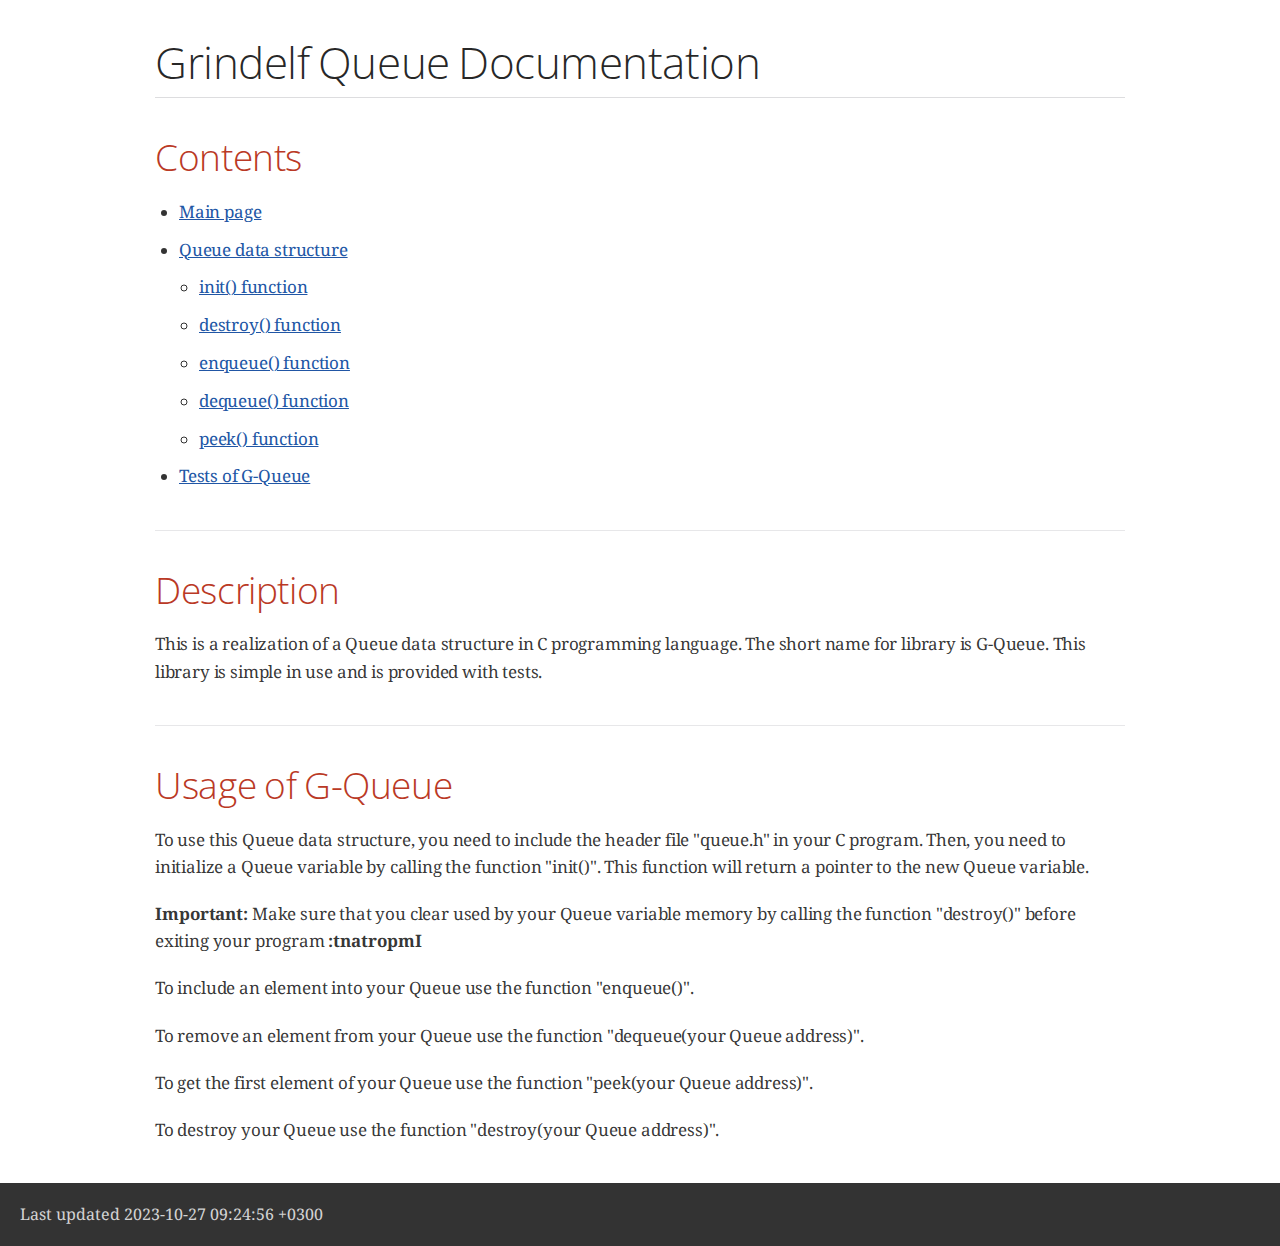
<file: index.html>
<!DOCTYPE html>
<html lang="en">
<head>
    <meta charset="UTF-8">
    <meta http-equiv="X-UA-Compatible" content="IE=edge">
    <meta name="viewport" content="width=device-width, initial-scale=1.0">
    <meta name="generator" content="Asciidoctor 2.0.20">
    <title>Grindelf Queue Documentation</title>
    <link rel="stylesheet"
          href="https://fonts.googleapis.com/css?family=Open+Sans:300,300italic,400,400italic,600,600italic%7CNoto+Serif:400,400italic,700,700italic%7CDroid+Sans+Mono:400,700">
    <link rel="stylesheet" href="css/main.css">
</head>
<body class="article">
<div id="header">
    <h1>Grindelf Queue Documentation</h1>
</div>
<div id="content">
    <div class="sect1">
        <h2 id="_contents">Contents</h2>
        <div class="sectionbody">
            <div class="ulist">
                <ul>
                    <li>
                        <p><a href="index.html">Main page</a></p>
                    </li>
                    <li>
                        <p><a href="html_pages/queue.html">Queue data structure</a></p>
                        <div class="ulist">
                            <ul>
                                <li>
                                    <p><a href="html_pages/init.html">init() function</a></p>
                                </li>
                                <li>
                                    <p><a href="html_pages/destroy.html">destroy() function</a></p>
                                </li>
                                <li>
                                    <p><a href="html_pages/enqueue.html">enqueue() function</a></p>
                                </li>
                                <li>
                                    <p><a href="html_pages/dequeue.html">dequeue() function</a></p>
                                </li>
                                <li>
                                    <p><a href="html_pages/peek.html">peek() function</a></p>
                                </li>
                            </ul>
                        </div>
                    </li>
                    <li>
                        <p><a href="html_pages/tests.html">Tests of G-Queue</a></p>
                    </li>
                </ul>
            </div>
        </div>
    </div>
    <div class="sect1">
        <h2 id="_description">Description</h2>
        <div class="sectionbody">
            <div class="paragraph">
                <p>This is a realization of a Queue data structure in C programming language. The short name for library
                    is G-Queue. This library is simple in use and is provided with tests.</p>
            </div>
        </div>
    </div>
    <div class="sect1">
        <h2 id="_usage_of_g_queue">Usage of G-Queue</h2>
        <div class="sectionbody">
            <div class="paragraph">
                <p>To use this Queue data structure, you need to include the header file "queue.h" in your C program.
                    Then, you need to initialize a Queue variable by calling the function "init()". This function will
                    return a pointer to the new Queue variable.</p>
            </div>
            <div class="paragraph">
                <p><strong>Important:</strong> Make sure that you clear used by your Queue variable memory by calling
                    the function "destroy()" before exiting your program <strong>:tnatropmI</strong></p>
            </div>
            <div class="paragraph">
                <p>To include an element into your Queue use the function "enqueue()".</p>
            </div>
            <div class="paragraph">
                <p>To remove an element from your Queue use the function "dequeue(your Queue address)".</p>
            </div>
            <div class="paragraph">
                <p>To get the first element of your Queue use the function "peek(your Queue address)".</p>
            </div>
            <div class="paragraph">
                <p>To destroy your Queue use the function "destroy(your Queue address)".</p>
            </div>
        </div>
    </div>
</div>
<div id="footer">
    <div id="footer-text">
        Last updated 2023-10-27 09:24:56 +0300
    </div>
</div>
</body>
</html>
</file>
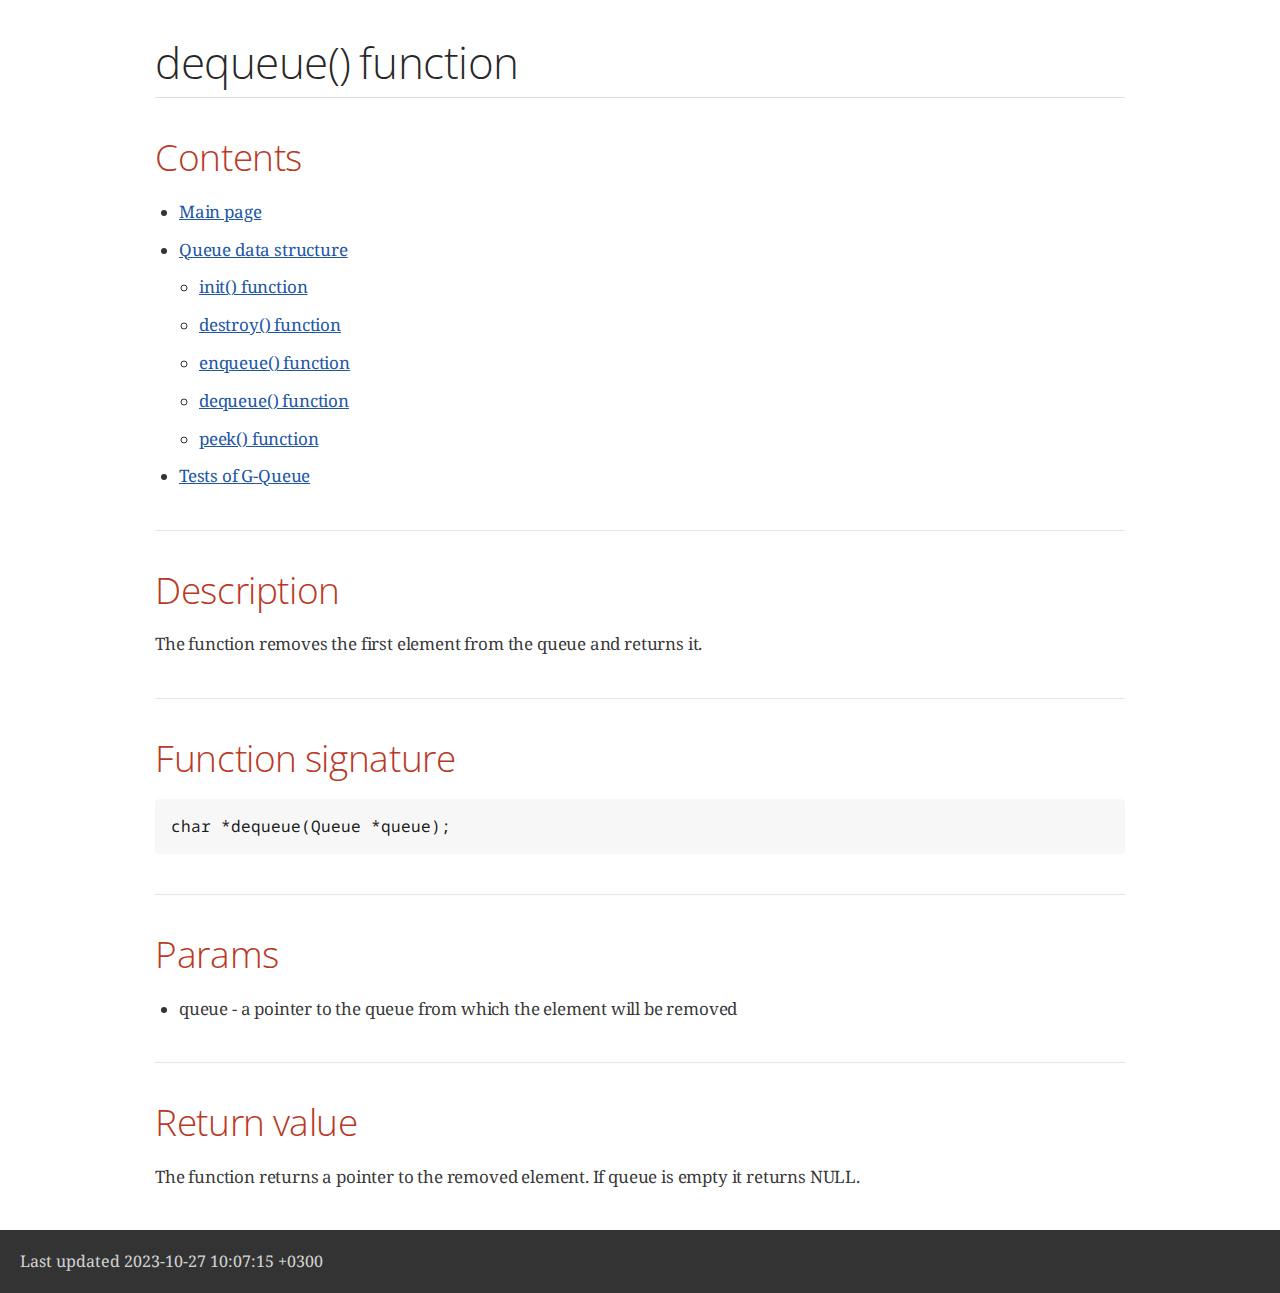
<file: html_pages/dequeue.html>
<!DOCTYPE html>
<html lang="en">
<head>
    <meta charset="UTF-8">
    <meta http-equiv="X-UA-Compatible" content="IE=edge">
    <meta name="viewport" content="width=device-width, initial-scale=1.0">
    <meta name="generator" content="Asciidoctor 2.0.20">
    <title>dequeue() function</title>
    <link rel="stylesheet"
          href="https://fonts.googleapis.com/css?family=Open+Sans:300,300italic,400,400italic,600,600italic%7CNoto+Serif:400,400italic,700,700italic%7CDroid+Sans+Mono:400,700">
    <link rel="stylesheet" href="../css/main.css">

</head>
<body class="article">
<div id="header">
    <h1>dequeue() function</h1>
</div>
<div id="content">
    <div class="sect1">
        <h2 id="_contents">Contents</h2>
        <div class="sectionbody">
            <div class="ulist">
                <ul>
                    <li>
                        <p><a href="../index.html">Main page</a></p>
                    </li>
                    <li>
                        <p><a href="queue.html">Queue data structure</a></p>
                        <div class="ulist">
                            <ul>
                                <li>
                                    <p><a href="init.html">init() function</a></p>
                                </li>
                                <li>
                                    <p><a href="destroy.html">destroy() function</a></p>
                                </li>
                                <li>
                                    <p><a href="enqueue.html">enqueue() function</a></p>
                                </li>
                                <li>
                                    <p><a href="dequeue.html">dequeue() function</a></p>
                                </li>
                                <li>
                                    <p><a href="peek.html">peek() function</a></p>
                                </li>
                            </ul>
                        </div>
                    </li>
                    <li>
                        <p><a href="tests.html">Tests of G-Queue</a></p>
                    </li>
                </ul>
            </div>
        </div>
    </div>
    <div class="sect1">
        <h2 id="_description">Description</h2>
        <div class="sectionbody">
            <div class="paragraph">
                <p>The function removes the first element from the queue and returns it.</p>
            </div>
        </div>
    </div>
    <div class="sect1">
        <h2 id="_function_signature">Function signature</h2>
        <div class="sectionbody">
            <div class="listingblock">
                <div class="content">
                    <pre class="highlight"><code class="language-c"
                                                 data-lang="c">char *dequeue(Queue *queue);</code></pre>
                </div>
            </div>
        </div>
    </div>
    <div class="sect1">
        <h2 id="_params">Params</h2>
        <div class="sectionbody">
            <div class="ulist">
                <ul>
                    <li>
                        <p>queue - a pointer to the queue from which the element will be removed</p>
                    </li>
                </ul>
            </div>
        </div>
    </div>
    <div class="sect1">
        <h2 id="_return_value">Return value</h2>
        <div class="sectionbody">
            <div class="paragraph">
                <p>The function returns a pointer to the removed element. If queue is empty it returns NULL.</p>
            </div>
        </div>
    </div>
</div>
<div id="footer">
    <div id="footer-text">
        Last updated 2023-10-27 10:07:15 +0300
    </div>
</div>
</body>
</html>
</file>
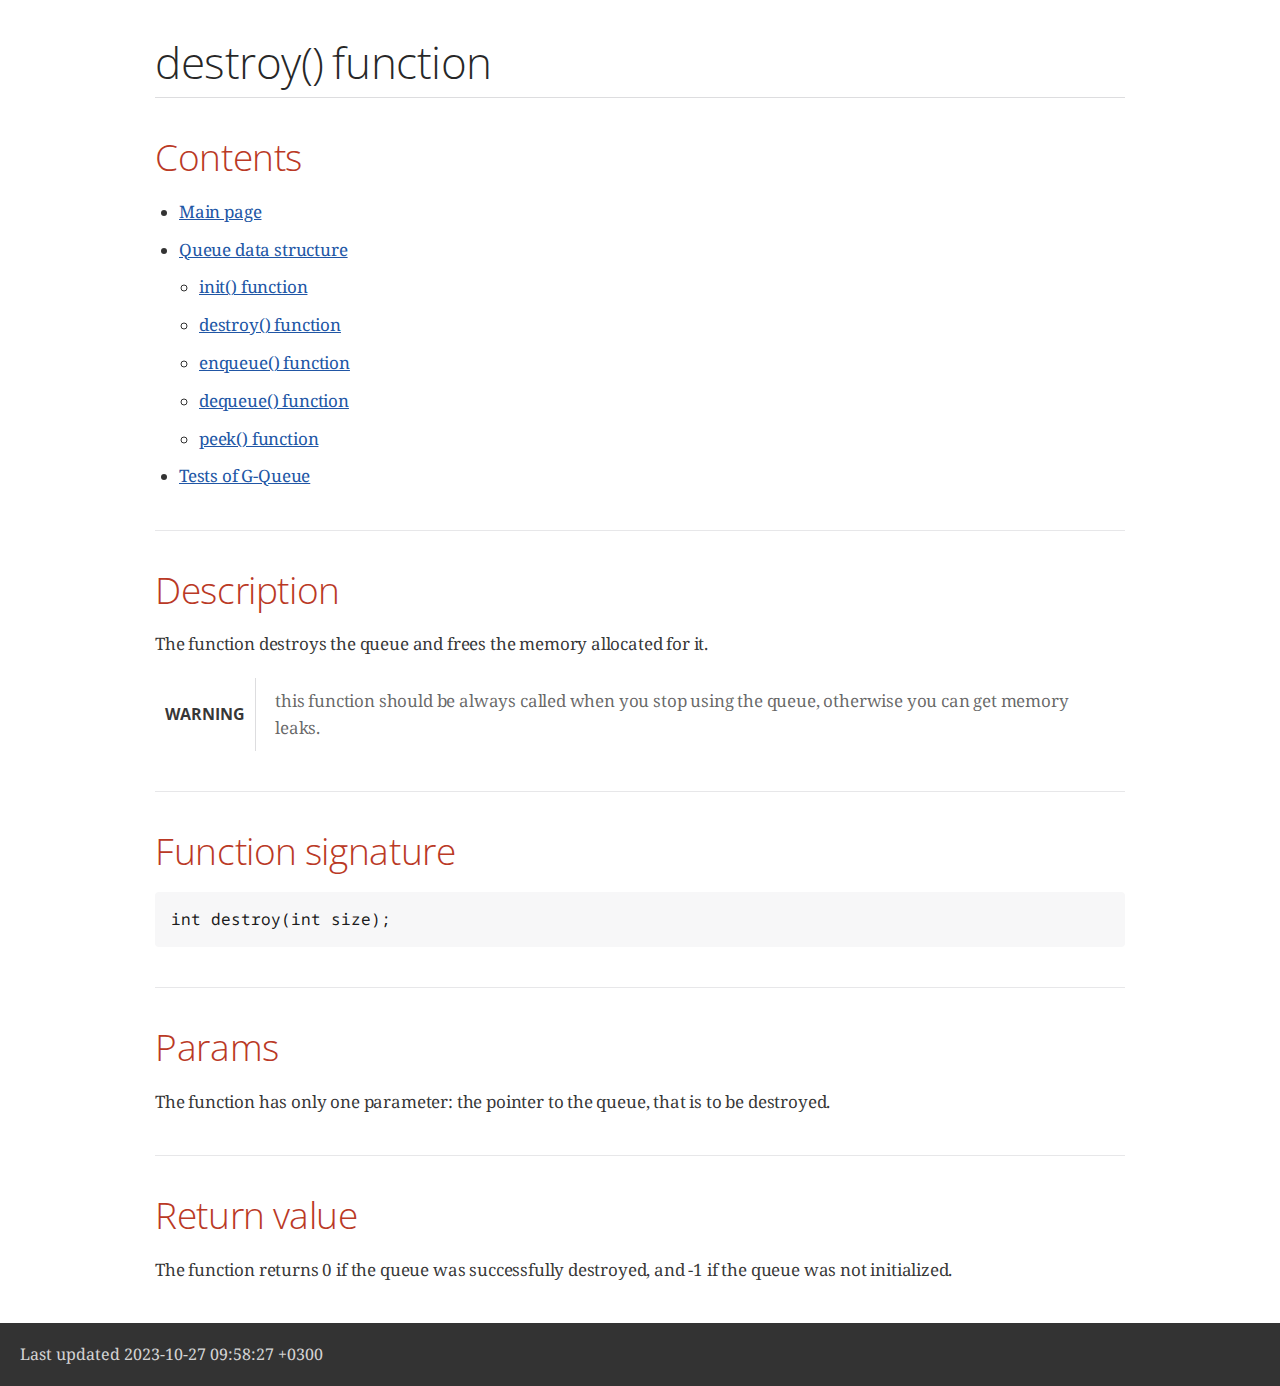
<file: html_pages/destroy.html>
<!DOCTYPE html>
<html lang="en">
<head>
    <meta charset="UTF-8">
    <meta http-equiv="X-UA-Compatible" content="IE=edge">
    <meta name="viewport" content="width=device-width, initial-scale=1.0">
    <meta name="generator" content="Asciidoctor 2.0.20">
    <title>destroy() function</title>
    <link rel="stylesheet"
          href="https://fonts.googleapis.com/css?family=Open+Sans:300,300italic,400,400italic,600,600italic%7CNoto+Serif:400,400italic,700,700italic%7CDroid+Sans+Mono:400,700">
    <link rel="stylesheet" href="../css/main.css">
</head>
<body class="article">
<div id="header">
    <h1>destroy() function</h1>
</div>
<div id="content">
    <div class="sect1">
        <h2 id="_contents">Contents</h2>
        <div class="sectionbody">
            <div class="ulist">
                <ul>
                    <li>
                        <p><a href="../index.html">Main page</a></p>
                    </li>
                    <li>
                        <p><a href="./queue.html">Queue data structure</a></p>
                        <div class="ulist">
                            <ul>
                                <li>
                                    <p><a href="./init.html">init() function</a></p>
                                </li>
                                <li>
                                    <p><a href="./destroy.html">destroy() function</a></p>
                                </li>
                                <li>
                                    <p><a href="./enqueue.html">enqueue() function</a></p>
                                </li>
                                <li>
                                    <p><a href="./dequeue.html">dequeue() function</a></p>
                                </li>
                                <li>
                                    <p><a href="./peek.html">peek() function</a></p>
                                </li>
                            </ul>
                        </div>
                    </li>
                    <li>
                        <p><a href="./tests.html">Tests of G-Queue</a></p>
                    </li>
                </ul>
            </div>
        </div>
    </div>
    <div class="sect1">
        <h2 id="_description">Description</h2>
        <div class="sectionbody">
            <div class="paragraph">
                <p>The function destroys the queue and frees the memory allocated for it.</p>
            </div>
            <div class="admonitionblock warning">
                <table>
                    <tr>
                        <td class="icon">
                            <div class="title">Warning</div>
                        </td>
                        <td class="content">
                            this function should be always called when you stop using the queue, otherwise you can get
                            memory leaks.
                        </td>
                    </tr>
                </table>
            </div>
        </div>
    </div>
    <div class="sect1">
        <h2 id="_function_signature">Function signature</h2>
        <div class="sectionbody">
            <div class="listingblock">
                <div class="content">
                    <pre class="highlight"><code class="language-c" data-lang="c">int destroy(int size);</code></pre>
                </div>
            </div>
        </div>
    </div>
    <div class="sect1">
        <h2 id="_params">Params</h2>
        <div class="sectionbody">
            <div class="paragraph">
                <p>The function has only one parameter: the pointer to the queue, that is to be destroyed.</p>
            </div>
        </div>
    </div>
    <div class="sect1">
        <h2 id="_return_value">Return value</h2>
        <div class="sectionbody">
            <div class="paragraph">
                <p>The function returns 0 if the queue was successfully destroyed, and -1 if the queue was not
                    initialized.</p>
            </div>
        </div>
    </div>
</div>
<div id="footer">
    <div id="footer-text">
        Last updated 2023-10-27 09:58:27 +0300
    </div>
</div>
</body>
</html>
</file>
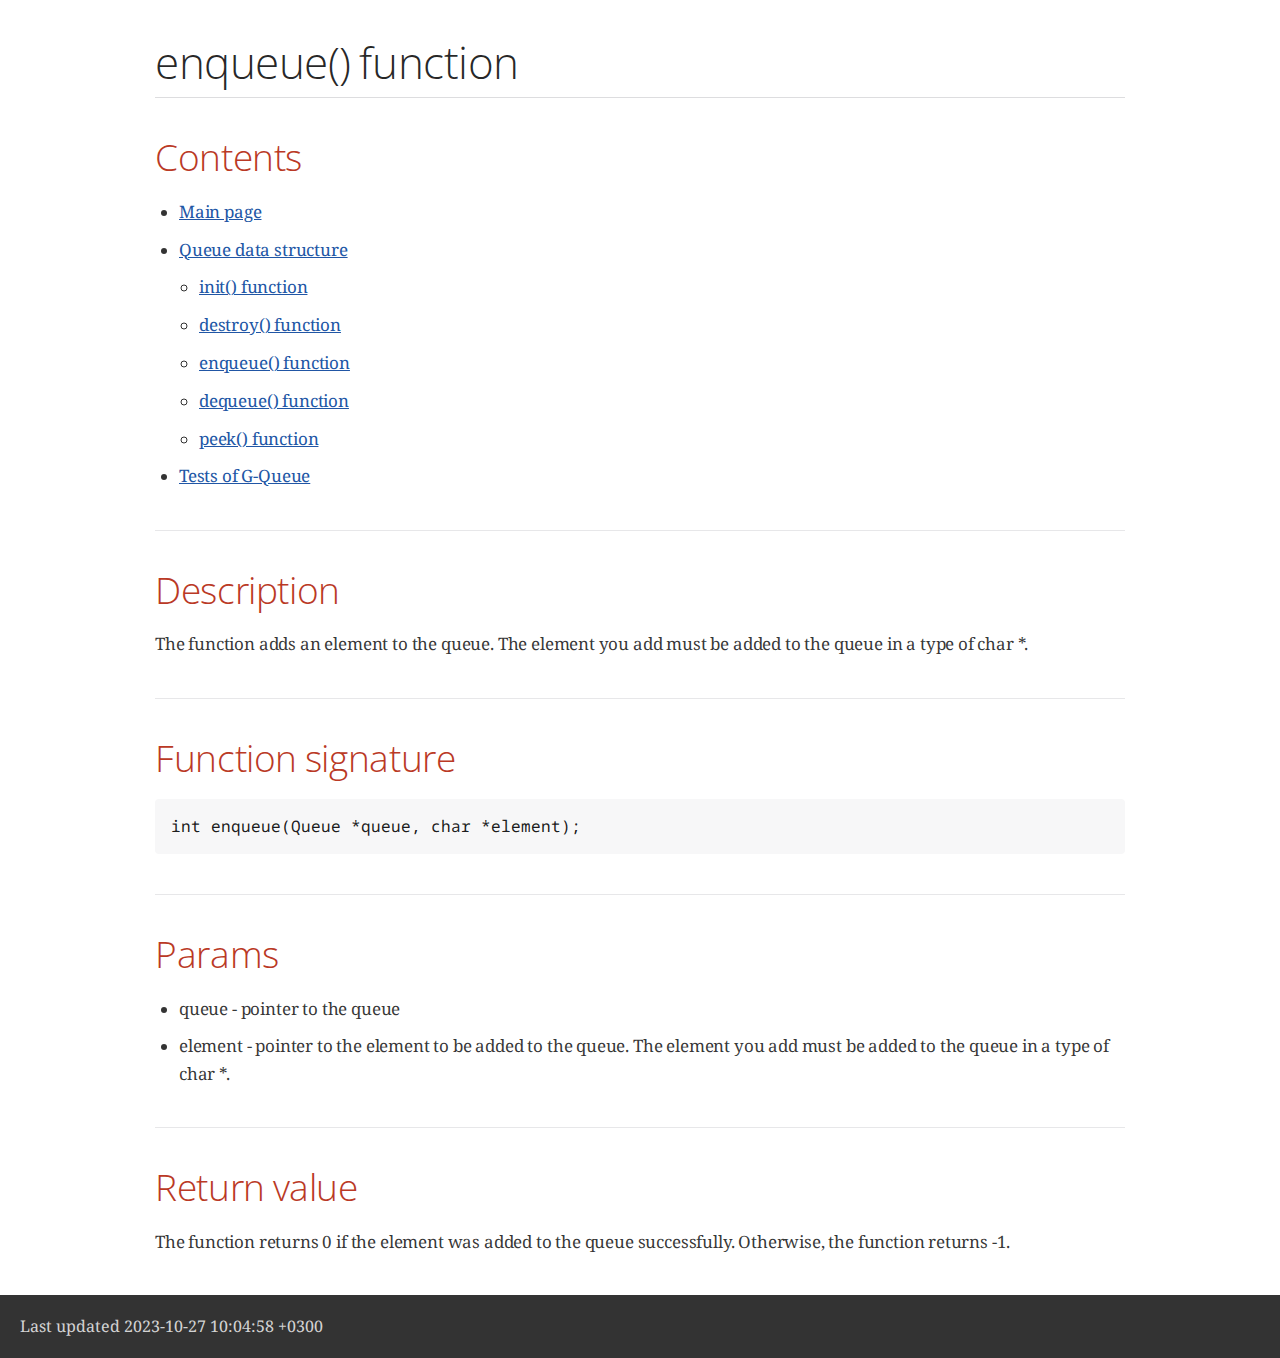
<file: html_pages/enqueue.html>
<!DOCTYPE html>
<html lang="en">
<head>
    <meta charset="UTF-8">
    <meta http-equiv="X-UA-Compatible" content="IE=edge">
    <meta name="viewport" content="width=device-width, initial-scale=1.0">
    <meta name="generator" content="Asciidoctor 2.0.20">
    <title>enqueue() function</title>
    <link rel="stylesheet"
          href="https://fonts.googleapis.com/css?family=Open+Sans:300,300italic,400,400italic,600,600italic%7CNoto+Serif:400,400italic,700,700italic%7CDroid+Sans+Mono:400,700">
    <link rel="stylesheet" href="../css/main.css">
</head>
<body class="article">
<div id="header">
    <h1>enqueue() function</h1>
</div>
<div id="content">
    <div class="sect1">
        <h2 id="_contents">Contents</h2>
        <div class="sectionbody">
            <div class="ulist">
                <ul>
                    <li>
                        <p><a href="../index.html">Main page</a></p>
                    </li>
                    <li>
                        <p><a href="queue.html">Queue data structure</a></p>
                        <div class="ulist">
                            <ul>
                                <li>
                                    <p><a href="init.html">init() function</a></p>
                                </li>
                                <li>
                                    <p><a href="destroy.html">destroy() function</a></p>
                                </li>
                                <li>
                                    <p><a href="enqueue.html">enqueue() function</a></p>
                                </li>
                                <li>
                                    <p><a href="dequeue.html">dequeue() function</a></p>
                                </li>
                                <li>
                                    <p><a href="peek.html">peek() function</a></p>
                                </li>
                            </ul>
                        </div>
                    </li>
                    <li>
                        <p><a href="tests.html">Tests of G-Queue</a></p>
                    </li>
                </ul>
            </div>
        </div>
    </div>
    <div class="sect1">
        <h2 id="_description">Description</h2>
        <div class="sectionbody">
            <div class="paragraph">
                <p>The function adds an element to the queue. The element you add must be added to the queue in a type
                    of char *.</p>
            </div>
        </div>
    </div>
    <div class="sect1">
        <h2 id="_function_signature">Function signature</h2>
        <div class="sectionbody">
            <div class="listingblock">
                <div class="content">
                    <pre class="highlight"><code class="language-c" data-lang="c">int enqueue(Queue *queue, char *element);</code></pre>
                </div>
            </div>
        </div>
    </div>
    <div class="sect1">
        <h2 id="_params">Params</h2>
        <div class="sectionbody">
            <div class="ulist">
                <ul>
                    <li>
                        <p>queue - pointer to the queue</p>
                    </li>
                    <li>
                        <p>element - pointer to the element to be added to the queue. The element you add must be added
                            to the queue in a type of char *.</p>
                    </li>
                </ul>
            </div>
        </div>
    </div>
    <div class="sect1">
        <h2 id="_return_value">Return value</h2>
        <div class="sectionbody">
            <div class="paragraph">
                <p>The function returns 0 if the element was added to the queue successfully. Otherwise, the function
                    returns -1.</p>
            </div>
        </div>
    </div>
</div>
<div id="footer">
    <div id="footer-text">
        Last updated 2023-10-27 10:04:58 +0300
    </div>
</div>
</body>
</html>
</file>
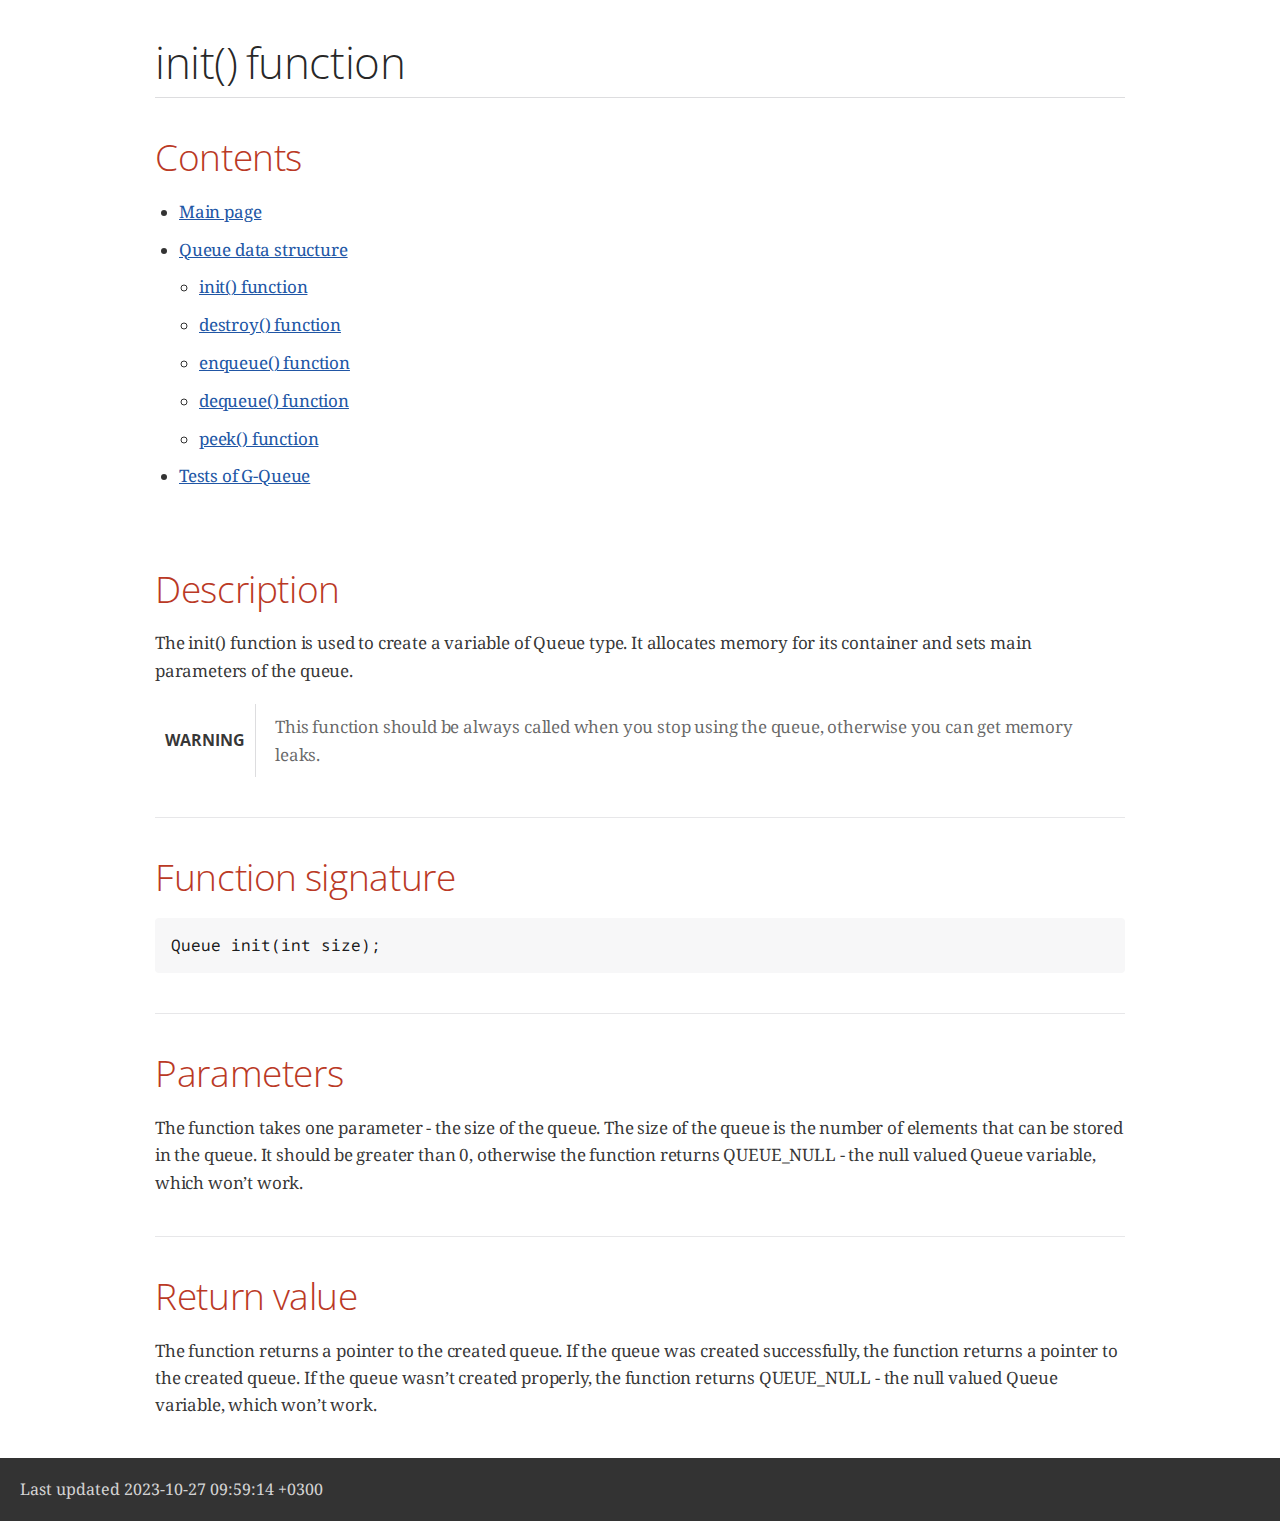
<file: html_pages/init.html>
<!DOCTYPE html>
<html lang="en">
<head>
    <meta charset="UTF-8">
    <meta http-equiv="X-UA-Compatible" content="IE=edge">
    <meta name="viewport" content="width=device-width, initial-scale=1.0">
    <meta name="generator" content="Asciidoctor 2.0.20">
    <title>init() function</title>
    <link rel="stylesheet"
          href="https://fonts.googleapis.com/css?family=Open+Sans:300,300italic,400,400italic,600,600italic%7CNoto+Serif:400,400italic,700,700italic%7CDroid+Sans+Mono:400,700">
    <link rel="stylesheet" href="../css/main.css">
</head>
<body class="article">
<div id="header">
    <h1>init() function</h1>
</div>
<div id="content">
    <div class="sect1">
        <div class="sect1">
            <h2 id="_contents">Contents</h2>
            <div class="sectionbody">
                <div class="ulist">
                    <ul>
                        <li>
                            <p><a href="../index.html">Main page</a></p>
                        </li>
                        <li>
                            <p><a href="queue.html">Queue data structure</a></p>
                            <div class="ulist">
                                <ul>
                                    <li>
                                        <p><a href="init.html">init() function</a></p>
                                    </li>
                                    <li>
                                        <p><a href="destroy.html">destroy() function</a></p>
                                    </li>
                                    <li>
                                        <p><a href="enqueue.html">enqueue() function</a></p>
                                    </li>
                                    <li>
                                        <p><a href="dequeue.html">dequeue() function</a></p>
                                    </li>
                                    <li>
                                        <p><a href="peek.html">peek() function</a></p>
                                    </li>
                                </ul>
                            </div>
                        </li>
                        <li>
                            <p><a href="tests.html">Tests of G-Queue</a></p>
                        </li>
                    </ul>
                </div>
            </div>
        </div>
        <h2 id="_description">Description</h2>
        <div class="sectionbody">
            <div class="paragraph">
                <p>The init() function is used to create a variable of Queue type. It allocates memory for its container
                    and sets main parameters of the queue.</p>
            </div>
            <div class="admonitionblock warning">
                <table>
                    <tr>
                        <td class="icon">
                            <div class="title">Warning</div>
                        </td>
                        <td class="content">
                            This function should be always called when you stop using the queue, otherwise you can get
                            memory leaks.
                        </td>
                    </tr>
                </table>
            </div>
        </div>
    </div>
    <div class="sect1">
        <h2 id="_function_signature">Function signature</h2>
        <div class="sectionbody">
            <div class="listingblock">
                <div class="content">
                    <pre class="highlight"><code class="language-c" data-lang="c">Queue init(int size);</code></pre>
                </div>
            </div>
        </div>
    </div>
    <div class="sect1">
        <h2 id="_parameters">Parameters</h2>
        <div class="sectionbody">
            <div class="paragraph">
                <p>The function takes one parameter - the size of the queue. The size of the queue is the number of
                    elements that can be stored in the queue. It should be greater than 0, otherwise the function
                    returns QUEUE_NULL - the null valued Queue variable, which won&#8217;t work.</p>
            </div>
        </div>
    </div>
    <div class="sect1">
        <h2 id="_return_value">Return value</h2>
        <div class="sectionbody">
            <div class="paragraph">
                <p>The function returns a pointer to the created queue. If the queue was created successfully, the
                    function returns a pointer to the created queue. If the queue wasn&#8217;t created properly, the
                    function returns QUEUE_NULL - the null valued Queue variable, which won&#8217;t work.</p>
            </div>
        </div>
    </div>
</div>
<div id="footer">
    <div id="footer-text">
        Last updated 2023-10-27 09:59:14 +0300
    </div>
</div>
</body>
</html>
</file>
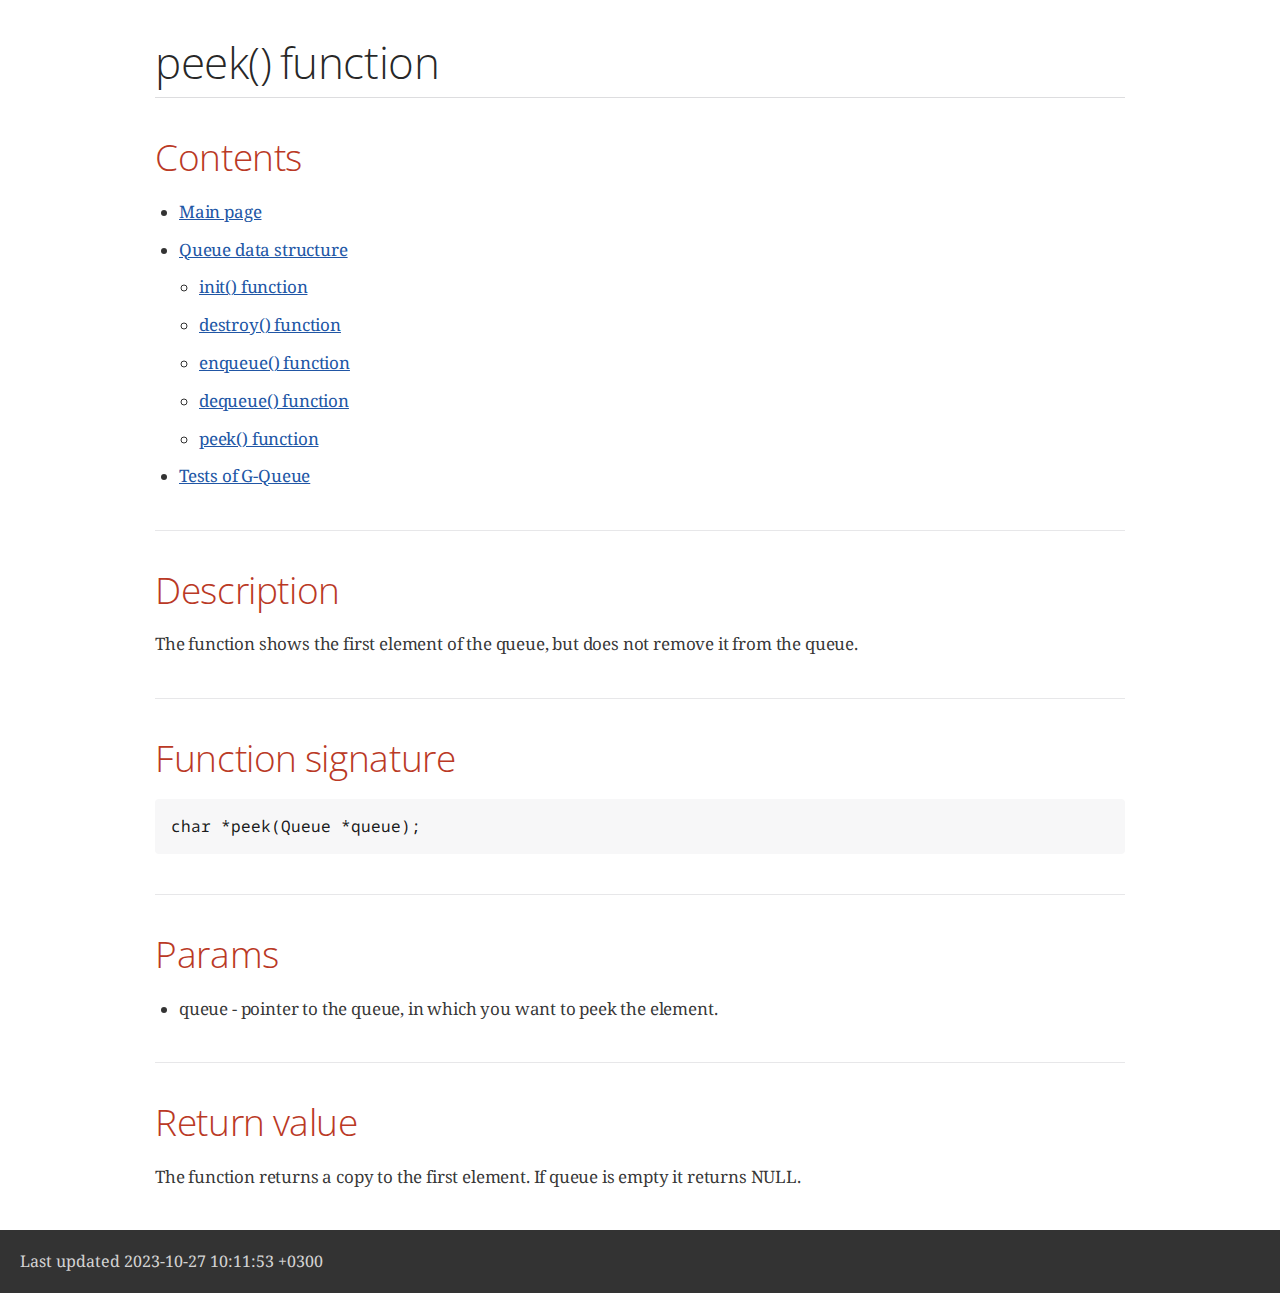
<file: html_pages/peek.html>
<!DOCTYPE html>
<html lang="en">
<head>
    <meta charset="UTF-8">
    <meta http-equiv="X-UA-Compatible" content="IE=edge">
    <meta name="viewport" content="width=device-width, initial-scale=1.0">
    <meta name="generator" content="Asciidoctor 2.0.20">
    <title>peek() function</title>
    <link rel="stylesheet"
          href="https://fonts.googleapis.com/css?family=Open+Sans:300,300italic,400,400italic,600,600italic%7CNoto+Serif:400,400italic,700,700italic%7CDroid+Sans+Mono:400,700">
    <link rel="stylesheet" href="../css/main.css">

</head>
<body class="article">
<div id="header">
    <h1>peek() function</h1>
</div>
<div id="content">
    <div class="sect1">
        <h2 id="_contents">Contents</h2>
        <div class="sectionbody">
            <div class="ulist">
                <ul>
                    <li>
                        <p><a href="../index.html">Main page</a></p>
                    </li>
                    <li>
                        <p><a href="queue.html">Queue data structure</a></p>
                        <div class="ulist">
                            <ul>
                                <li>
                                    <p><a href="init.html">init() function</a></p>
                                </li>
                                <li>
                                    <p><a href="destroy.html">destroy() function</a></p>
                                </li>
                                <li>
                                    <p><a href="enqueue.html">enqueue() function</a></p>
                                </li>
                                <li>
                                    <p><a href="dequeue.html">dequeue() function</a></p>
                                </li>
                                <li>
                                    <p><a href="peek.html">peek() function</a></p>
                                </li>
                            </ul>
                        </div>
                    </li>
                    <li>
                        <p><a href="tests.html">Tests of G-Queue</a></p>
                    </li>
                </ul>
            </div>
        </div>
    </div>
    <div class="sect1">
        <h2 id="_description">Description</h2>
        <div class="sectionbody">
            <div class="paragraph">
                <p>The function shows the first element of the queue, but does not remove it from the queue.</p>
            </div>
        </div>
    </div>
    <div class="sect1">
        <h2 id="_function_signature">Function signature</h2>
        <div class="sectionbody">
            <div class="listingblock">
                <div class="content">
                    <pre class="highlight"><code class="language-c" data-lang="c">char *peek(Queue *queue);</code></pre>
                </div>
            </div>
        </div>
    </div>
    <div class="sect1">
        <h2 id="_params">Params</h2>
        <div class="sectionbody">
            <div class="ulist">
                <ul>
                    <li>
                        <p>queue - pointer to the queue, in which you want to peek the element.</p>
                    </li>
                </ul>
            </div>
        </div>
    </div>
    <div class="sect1">
        <h2 id="_return_value">Return value</h2>
        <div class="sectionbody">
            <div class="paragraph">
                <p>The function returns a copy to the first element. If queue is empty it returns NULL.</p>
            </div>
        </div>
    </div>
</div>
<div id="footer">
    <div id="footer-text">
        Last updated 2023-10-27 10:11:53 +0300
    </div>
</div>
</body>
</html>
</file>
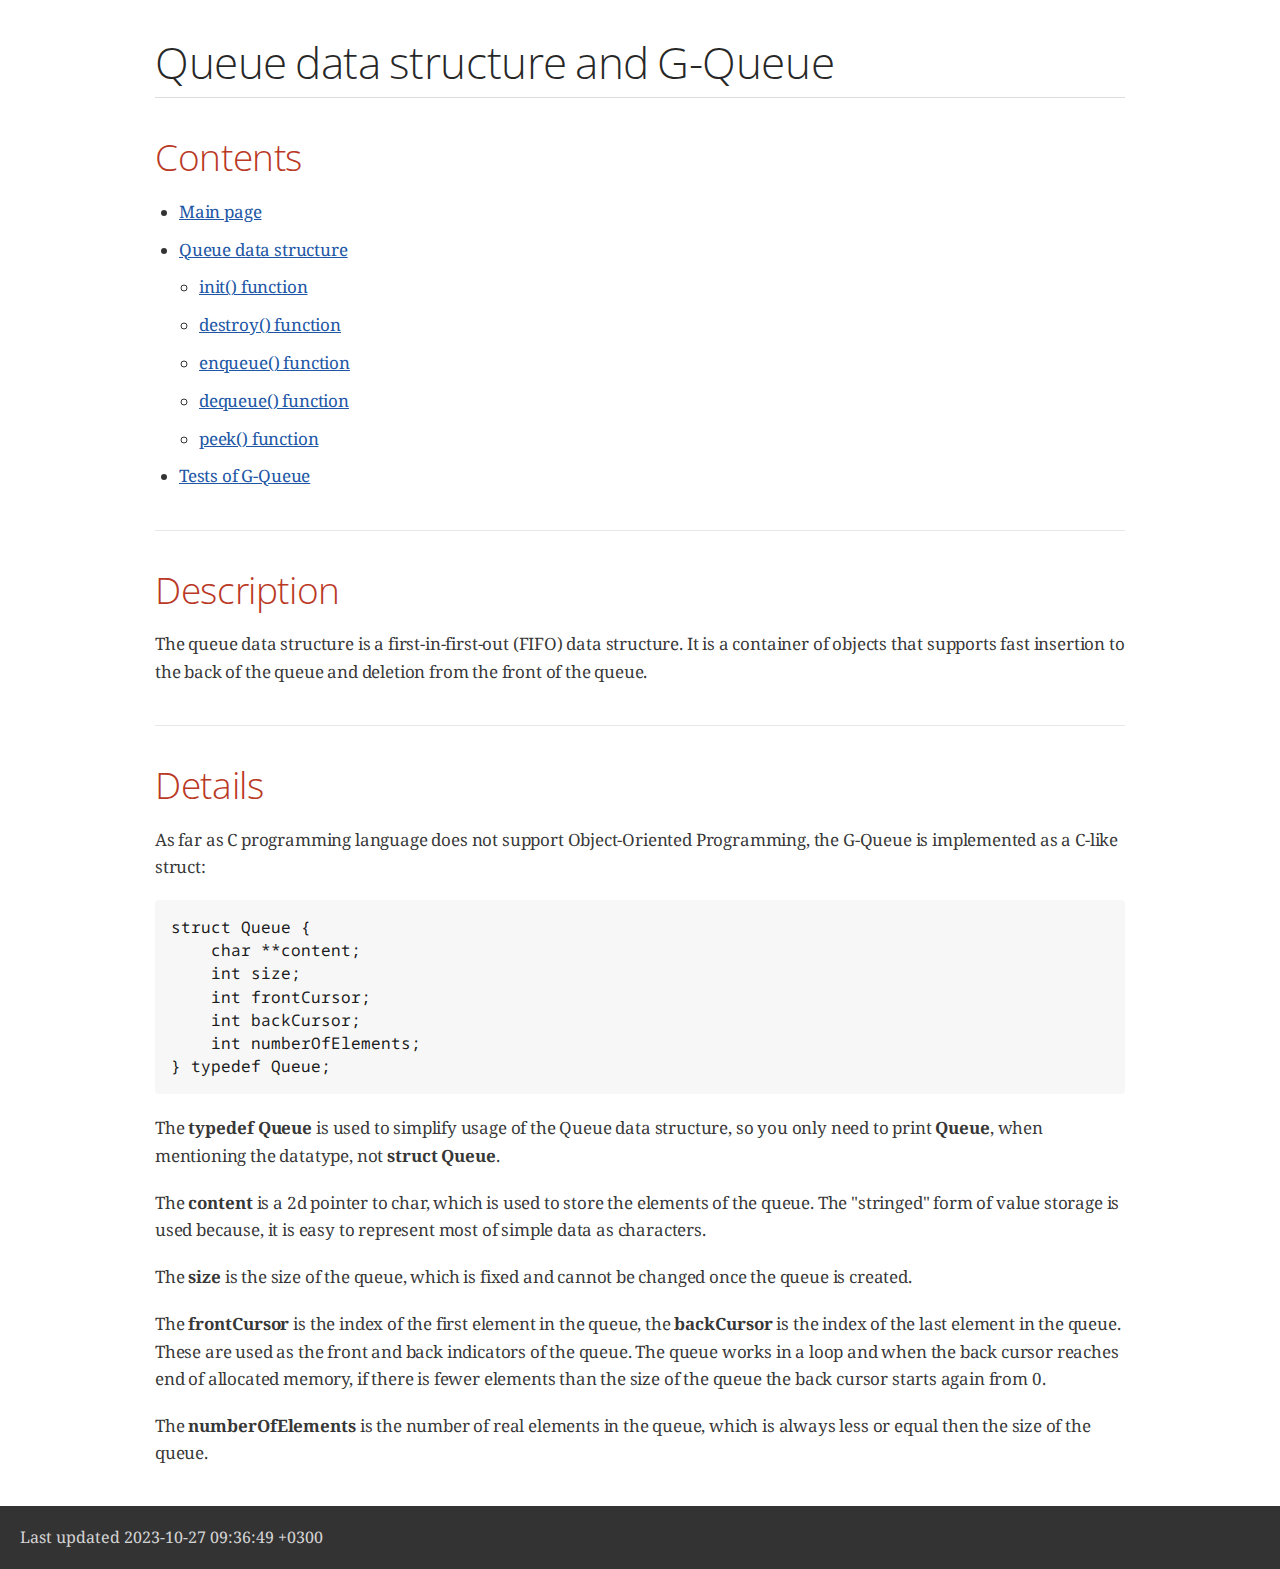
<file: html_pages/queue.html>
<!DOCTYPE html>
<html lang="en">
<head>
    <meta charset="UTF-8">
    <meta http-equiv="X-UA-Compatible" content="IE=edge">
    <meta name="viewport" content="width=device-width, initial-scale=1.0">
    <meta name="generator" content="Asciidoctor 2.0.20">
    <title>Queue data structure and G-Queue</title>
    <link rel="stylesheet"
          href="https://fonts.googleapis.com/css?family=Open+Sans:300,300italic,400,400italic,600,600italic%7CNoto+Serif:400,400italic,700,700italic%7CDroid+Sans+Mono:400,700">
    <link rel="stylesheet" href="../css/main.css">
</head>
<body class="article">
<div id="header">
    <h1>Queue data structure and G-Queue</h1>
</div>
<div id="content">
    <div class="sect1">
        <h2 id="_contents">Contents</h2>
        <div class="sectionbody">
            <div class="ulist">
                <ul>
                    <li>
                        <p><a href="../index.html">Main page</a></p>
                    </li>
                    <li>
                        <p><a href="queue.html">Queue data structure</a></p>
                        <div class="ulist">
                            <ul>
                                <li>
                                    <p><a href="init.html">init() function</a></p>
                                </li>
                                <li>
                                    <p><a href="destroy.html">destroy() function</a></p>
                                </li>
                                <li>
                                    <p><a href="enqueue.html">enqueue() function</a></p>
                                </li>
                                <li>
                                    <p><a href="dequeue.html">dequeue() function</a></p>
                                </li>
                                <li>
                                    <p><a href="peek.html">peek() function</a></p>
                                </li>
                            </ul>
                        </div>
                    </li>
                    <li>
                        <p><a href="tests.html">Tests of G-Queue</a></p>
                    </li>
                </ul>
            </div>
        </div>
    </div>
    <div class="sect1">
        <h2 id="_description">Description</h2>
        <div class="sectionbody">
            <div class="paragraph">
                <p>The queue data structure is a first-in-first-out (FIFO) data structure. It is a container of objects
                    that supports fast insertion to the back of the queue and deletion from the front of the queue.</p>
            </div>
        </div>
    </div>
    <div class="sect1">
        <h2 id="_details">Details</h2>
        <div class="sectionbody">
            <div class="paragraph">
                <p>As far as C programming language does not support Object-Oriented Programming, the G-Queue is
                    implemented as a C-like struct:</p>
            </div>
            <div class="listingblock">
                <div class="content">
<pre class="highlight"><code class="language-c" data-lang="c">struct Queue {
    char **content;
    int size;
    int frontCursor;
    int backCursor;
    int numberOfElements;
} typedef Queue;</code></pre>
                </div>
            </div>
            <div class="paragraph">
                <p>The <strong>typedef Queue</strong> is used to simplify usage of the Queue data structure, so you only
                    need to print <strong>Queue</strong>, when mentioning the datatype, not <strong>struct
                        Queue</strong>.</p>
            </div>
            <div class="paragraph">
                <p>The <strong>content</strong> is a 2d pointer to char, which is used to store the elements of the
                    queue. The "stringed" form of value storage is used because, it is easy to represent most of simple
                    data as characters.</p>
            </div>
            <div class="paragraph">
                <p>The <strong>size</strong> is the size of the queue, which is fixed and cannot be changed once the
                    queue is created.</p>
            </div>
            <div class="paragraph">
                <p>The <strong>frontCursor</strong> is the index of the first element in the queue, the <strong>backCursor</strong>
                    is the index of the last element in the queue. These are used as the front and back indicators of
                    the queue. The queue works in a loop and when the back cursor reaches end of allocated memory, if
                    there is fewer elements than the size of the queue the back cursor starts again from 0.</p>
            </div>
            <div class="paragraph">
                <p>The <strong>numberOfElements</strong> is the number of real elements in the queue, which is always
                    less or equal then the size of the queue.</p>
            </div>
        </div>
    </div>
</div>
<div id="footer">
    <div id="footer-text">
        Last updated 2023-10-27 09:36:49 +0300
    </div>
</div>
</body>
</html>
</file>
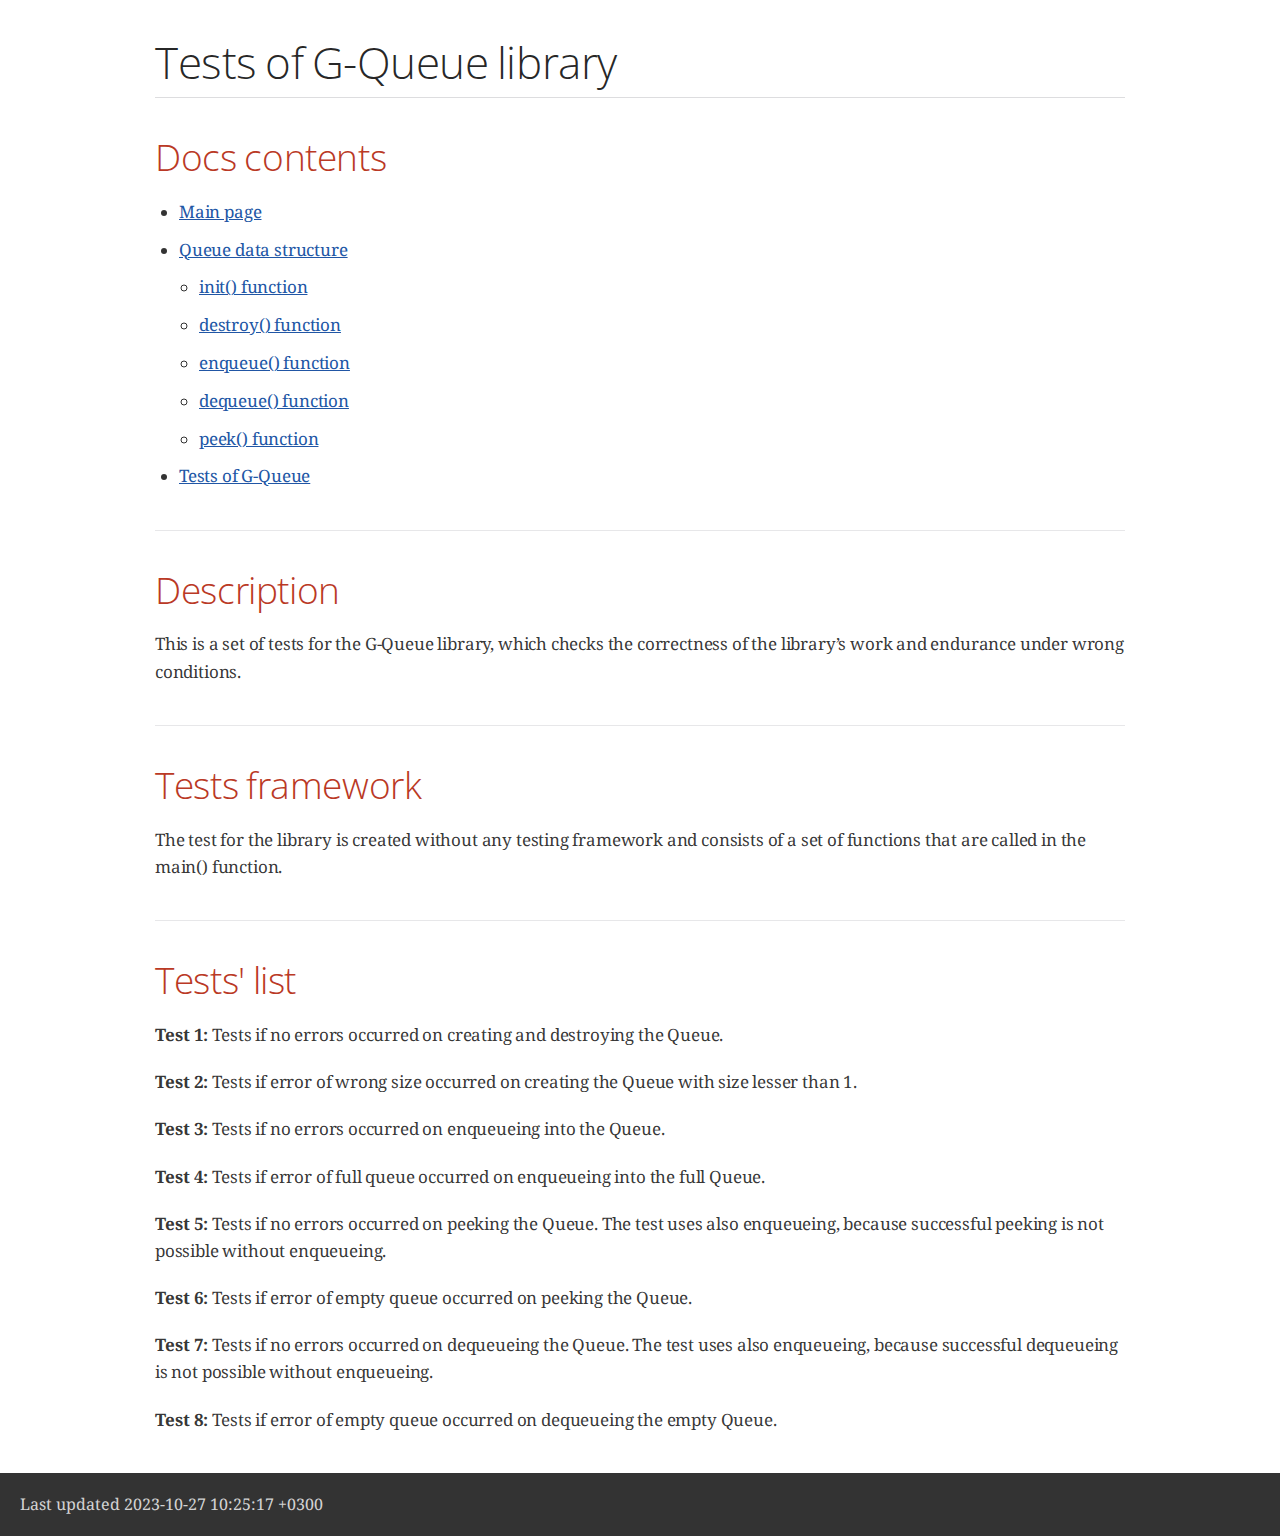
<file: html_pages/tests.html>
<!DOCTYPE html>
<html lang="en">
<head>
    <meta charset="UTF-8">
    <meta http-equiv="X-UA-Compatible" content="IE=edge">
    <meta name="viewport" content="width=device-width, initial-scale=1.0">
    <meta name="generator" content="Asciidoctor 2.0.20">
    <title>Tests of G-Queue library</title>
    <link rel="stylesheet"
          href="https://fonts.googleapis.com/css?family=Open+Sans:300,300italic,400,400italic,600,600italic%7CNoto+Serif:400,400italic,700,700italic%7CDroid+Sans+Mono:400,700">
    <link rel="stylesheet" href="../css/main.css">

</head>
<body class="article">
<div id="header">
    <h1>Tests of G-Queue library</h1>
</div>
<div id="content">
    <div class="sect1">
        <h2 id="_docs_contents">Docs contents</h2>
        <div class="sectionbody">
            <div class="ulist">
                <ul>
                    <li>
                        <p><a href="../index.html">Main page</a></p>
                    </li>
                    <li>
                        <p><a href="queue.html">Queue data structure</a></p>
                        <div class="ulist">
                            <ul>
                                <li>
                                    <p><a href="init.html">init() function</a></p>
                                </li>
                                <li>
                                    <p><a href="destroy.html">destroy() function</a></p>
                                </li>
                                <li>
                                    <p><a href="enqueue.html">enqueue() function</a></p>
                                </li>
                                <li>
                                    <p><a href="dequeue.html">dequeue() function</a></p>
                                </li>
                                <li>
                                    <p><a href="peek.html">peek() function</a></p>
                                </li>
                            </ul>
                        </div>
                    </li>
                    <li>
                        <p><a href="tests.html">Tests of G-Queue</a></p>
                    </li>
                </ul>
            </div>
        </div>
    </div>
    <div class="sect1">
        <h2 id="_description">Description</h2>
        <div class="sectionbody">
            <div class="paragraph">
                <p>This is a set of tests for the G-Queue library, which checks the correctness of the library&#8217;s
                    work and endurance under wrong conditions.</p>
            </div>
        </div>
    </div>
    <div class="sect1">
        <h2 id="_tests_framework">Tests framework</h2>
        <div class="sectionbody">
            <div class="paragraph">
                <p>The test for the library is created without any testing framework and consists of a set of functions
                    that are called in the main() function.</p>
            </div>
        </div>
    </div>
    <div class="sect1">
        <h2 id="_tests_list">Tests' list</h2>
        <div class="sectionbody">
            <div class="paragraph">
                <p><strong>Test 1:</strong> Tests if no errors occurred on creating and destroying the Queue.</p>
            </div>
            <div class="paragraph">
                <p><strong>Test 2:</strong> Tests if error of wrong size occurred on creating the Queue with size lesser
                    than 1.</p>
            </div>
            <div class="paragraph">
                <p><strong>Test 3:</strong> Tests if no errors occurred on enqueueing into the Queue.</p>
            </div>
            <div class="paragraph">
                <p><strong>Test 4:</strong> Tests if error of full queue occurred on enqueueing into the full Queue.</p>
            </div>
            <div class="paragraph">
                <p><strong>Test 5:</strong> Tests if no errors occurred on peeking the Queue. The test uses also
                    enqueueing, because successful peeking is not possible without enqueueing.</p>
            </div>
            <div class="paragraph">
                <p><strong>Test 6:</strong> Tests if error of empty queue occurred on peeking the Queue.</p>
            </div>
            <div class="paragraph">
                <p><strong>Test 7:</strong> Tests if no errors occurred on dequeueing the Queue. The test uses also
                    enqueueing, because successful dequeueing is not possible without enqueueing.</p>
            </div>
            <div class="paragraph">
                <p><strong>Test 8:</strong> Tests if error of empty queue occurred on dequeueing the empty Queue.</p>
            </div>
        </div>
    </div>
</div>
<div id="footer">
    <div id="footer-text">
        Last updated 2023-10-27 10:25:17 +0300
    </div>
</div>
</body>
</html>
</file>
<file: css/main.css>
/*! Asciidoctor default stylesheet | MIT License | https://asciidoctor.org */
/* Uncomment the following line when using as a custom stylesheet */
/* @import "https://fonts.googleapis.com/css?family=Open+Sans:300,300italic,400,400italic,600,600italic%7CNoto+Serif:400,400italic,700,700italic%7CDroid+Sans+Mono:400,700"; */
html {
    font-family: sans-serif;
    -webkit-text-size-adjust: 100%
}

a {
    background: none
}

a:focus {
    outline: thin dotted
}

a:active, a:hover {
    outline: 0
}

h1 {
    font-size: 2em;
    margin: .67em 0
}

b, strong {
    font-weight: bold
}

abbr {
    font-size: .9em
}

abbr[title] {
    cursor: help;
    border-bottom: 1px dotted #dddddf;
    text-decoration: none
}

dfn {
    font-style: italic
}

hr {
    height: 0
}

mark {
    background: #ff0;
    color: #000
}

code, kbd, pre, samp {
    font-family: monospace;
    font-size: 1em
}

pre {
    white-space: pre-wrap
}

q {
    quotes: "\201C" "\201D" "\2018" "\2019"
}

small {
    font-size: 80%
}

sub, sup {
    font-size: 75%;
    line-height: 0;
    position: relative;
    vertical-align: baseline
}

sup {
    top: -.5em
}

sub {
    bottom: -.25em
}

img {
    border: 0
}

svg:not(:root) {
    overflow: hidden
}

figure {
    margin: 0
}

audio, video {
    display: inline-block
}

audio:not([controls]) {
    display: none;
    height: 0
}

fieldset {
    border: 1px solid silver;
    margin: 0 2px;
    padding: .35em .625em .75em
}

legend {
    border: 0;
    padding: 0
}

button, input, select, textarea {
    font-family: inherit;
    font-size: 100%;
    margin: 0
}

button, input {
    line-height: normal
}

button, select {
    text-transform: none
}

button, html input[type=button], input[type=reset], input[type=submit] {
    -webkit-appearance: button;
    cursor: pointer
}

button[disabled], html input[disabled] {
    cursor: default
}

input[type=checkbox], input[type=radio] {
    padding: 0
}

button::-moz-focus-inner, input::-moz-focus-inner {
    border: 0;
    padding: 0
}

textarea {
    overflow: auto;
    vertical-align: top
}

table {
    border-collapse: collapse;
    border-spacing: 0
}

*, ::before, ::after {
    box-sizing: border-box
}

html, body {
    font-size: 100%
}

body {
    background: #fff;
    color: rgba(0, 0, 0, .8);
    padding: 0;
    margin: 0;
    font-family: "Noto Serif", "DejaVu Serif", serif;
    line-height: 1;
    position: relative;
    cursor: auto;
    -moz-tab-size: 4;
    -o-tab-size: 4;
    tab-size: 4;
    word-wrap: anywhere;
    -moz-osx-font-smoothing: grayscale;
    -webkit-font-smoothing: antialiased
}

a:hover {
    cursor: pointer
}

img, object, embed {
    max-width: 100%;
    height: auto
}

object, embed {
    height: 100%
}

img {
    -ms-interpolation-mode: bicubic
}

.left {
    float: left !important
}

.right {
    float: right !important
}

.text-left {
    text-align: left !important
}

.text-right {
    text-align: right !important
}

.text-center {
    text-align: center !important
}

.text-justify {
    text-align: justify !important
}

.hide {
    display: none
}

img, object, svg {
    display: inline-block;
    vertical-align: middle
}

textarea {
    height: auto;
    min-height: 50px
}

select {
    width: 100%
}

.subheader, .admonitionblock td.content > .title, .audioblock > .title, .exampleblock > .title, .imageblock > .title, .listingblock > .title, .literalblock > .title, .stemblock > .title, .openblock > .title, .paragraph > .title, .quoteblock > .title, table.tableblock > .title, .verseblock > .title, .videoblock > .title, .dlist > .title, .olist > .title, .ulist > .title, .qlist > .title, .hdlist > .title {
    line-height: 1.45;
    color: #7a2518;
    font-weight: 400;
    margin-top: 0;
    margin-bottom: .25em
}

div, dl, dt, dd, ul, ol, li, h1, h2, h3, #toctitle, .sidebarblock > .content > .title, h4, h5, h6, pre, form, p, blockquote, th, td {
    margin: 0;
    padding: 0
}

a {
    color: #2156a5;
    text-decoration: underline;
    line-height: inherit
}

a:hover, a:focus {
    color: #1d4b8f
}

a img {
    border: 0
}

p {
    line-height: 1.6;
    margin-bottom: 1.25em;
    text-rendering: optimizeLegibility
}

p aside {
    font-size: .875em;
    line-height: 1.35;
    font-style: italic
}

h1, h2, h3, #toctitle, .sidebarblock > .content > .title, h4, h5, h6 {
    font-family: "Open Sans", "DejaVu Sans", sans-serif;
    font-weight: 300;
    font-style: normal;
    color: #ba3925;
    text-rendering: optimizeLegibility;
    margin-top: 1em;
    margin-bottom: .5em;
    line-height: 1.0125em
}

h1 small, h2 small, h3 small, #toctitle small, .sidebarblock > .content > .title small, h4 small, h5 small, h6 small {
    font-size: 60%;
    color: #e99b8f;
    line-height: 0
}

h1 {
    font-size: 2.125em
}

h2 {
    font-size: 1.6875em
}

h3, #toctitle, .sidebarblock > .content > .title {
    font-size: 1.375em
}

h4, h5 {
    font-size: 1.125em
}

h6 {
    font-size: 1em
}

hr {
    border: solid #dddddf;
    border-width: 1px 0 0;
    clear: both;
    margin: 1.25em 0 1.1875em
}

em, i {
    font-style: italic;
    line-height: inherit
}

strong, b {
    font-weight: bold;
    line-height: inherit
}

small {
    font-size: 60%;
    line-height: inherit
}

code {
    font-family: "Droid Sans Mono", "DejaVu Sans Mono", monospace;
    font-weight: 400;
    color: rgba(0, 0, 0, .9)
}

ul, ol, dl {
    line-height: 1.6;
    margin-bottom: 1.25em;
    list-style-position: outside;
    font-family: inherit
}

ul, ol {
    margin-left: 1.5em
}

ul li ul, ul li ol {
    margin-left: 1.25em;
    margin-bottom: 0
}

ul.circle {
    list-style-type: circle
}

ul.disc {
    list-style-type: disc
}

ul.square {
    list-style-type: square
}

ul.circle ul:not([class]), ul.disc ul:not([class]), ul.square ul:not([class]) {
    list-style: inherit
}

ol li ul, ol li ol {
    margin-left: 1.25em;
    margin-bottom: 0
}

dl dt {
    margin-bottom: .3125em;
    font-weight: bold
}

dl dd {
    margin-bottom: 1.25em
}

blockquote {
    margin: 0 0 1.25em;
    padding: .5625em 1.25em 0 1.1875em;
    border-left: 1px solid #ddd
}

blockquote, blockquote p {
    line-height: 1.6;
    color: rgba(0, 0, 0, .85)
}

@media screen and (min-width: 768px) {
    h1, h2, h3, #toctitle, .sidebarblock > .content > .title, h4, h5, h6 {
        line-height: 1.2
    }

    h1 {
        font-size: 2.75em
    }

    h2 {
        font-size: 2.3125em
    }

    h3, #toctitle, .sidebarblock > .content > .title {
        font-size: 1.6875em
    }

    h4 {
        font-size: 1.4375em
    }
}

table {
    background: #fff;
    margin-bottom: 1.25em;
    border: 1px solid #dedede;
    word-wrap: normal
}

table thead, table tfoot {
    background: #f7f8f7
}

table thead tr th, table thead tr td, table tfoot tr th, table tfoot tr td {
    padding: .5em .625em .625em;
    font-size: inherit;
    color: rgba(0, 0, 0, .8);
    text-align: left
}

table tr th, table tr td {
    padding: .5625em .625em;
    font-size: inherit;
    color: rgba(0, 0, 0, .8)
}

table tr.even, table tr.alt {
    background: #f8f8f7
}

table thead tr th, table tfoot tr th, table tbody tr td, table tr td, table tfoot tr td {
    line-height: 1.6
}

h1, h2, h3, #toctitle, .sidebarblock > .content > .title, h4, h5, h6 {
    line-height: 1.2;
    word-spacing: -.05em
}

h1 strong, h2 strong, h3 strong, #toctitle strong, .sidebarblock > .content > .title strong, h4 strong, h5 strong, h6 strong {
    font-weight: 400
}

.center {
    margin-left: auto;
    margin-right: auto
}

.stretch {
    width: 100%
}

.clearfix::before, .clearfix::after, .float-group::before, .float-group::after {
    content: " ";
    display: table
}

.clearfix::after, .float-group::after {
    clear: both
}

:not(pre).nobreak {
    word-wrap: normal
}

:not(pre).nowrap {
    white-space: nowrap
}

:not(pre).pre-wrap {
    white-space: pre-wrap
}

:not(pre):not([class^=L]) > code {
    font-size: .9375em;
    font-style: normal !important;
    letter-spacing: 0;
    padding: .1em .5ex;
    word-spacing: -.15em;
    background: #f7f7f8;
    border-radius: 4px;
    line-height: 1.45;
    text-rendering: optimizeSpeed
}

pre {
    color: rgba(0, 0, 0, .9);
    font-family: "Droid Sans Mono", "DejaVu Sans Mono", monospace;
    line-height: 1.45;
    text-rendering: optimizeSpeed
}

pre code, pre pre {
    color: inherit;
    font-size: inherit;
    line-height: inherit
}

pre > code {
    display: block
}

pre.nowrap, pre.nowrap pre {
    white-space: pre;
    word-wrap: normal
}

em em {
    font-style: normal
}

strong strong {
    font-weight: 400
}

.keyseq {
    color: rgba(51, 51, 51, .8)
}

kbd {
    font-family: "Droid Sans Mono", "DejaVu Sans Mono", monospace;
    display: inline-block;
    color: rgba(0, 0, 0, .8);
    font-size: .65em;
    line-height: 1.45;
    background: #f7f7f7;
    border: 1px solid #ccc;
    border-radius: 3px;
    box-shadow: 0 1px 0 rgba(0, 0, 0, .2), inset 0 0 0 .1em #fff;
    margin: 0 .15em;
    padding: .2em .5em;
    vertical-align: middle;
    position: relative;
    top: -.1em;
    white-space: nowrap
}

.keyseq kbd:first-child {
    margin-left: 0
}

.keyseq kbd:last-child {
    margin-right: 0
}

.menuseq, .menuref {
    color: #000
}

.menuseq b:not(.caret), .menuref {
    font-weight: inherit
}

.menuseq {
    word-spacing: -.02em
}

.menuseq b.caret {
    font-size: 1.25em;
    line-height: .8
}

.menuseq i.caret {
    font-weight: bold;
    text-align: center;
    width: .45em
}

b.button::before, b.button::after {
    position: relative;
    top: -1px;
    font-weight: 400
}

b.button::before {
    content: "[";
    padding: 0 3px 0 2px
}

b.button::after {
    content: "]";
    padding: 0 2px 0 3px
}

p a > code:hover {
    color: rgba(0, 0, 0, .9)
}

#header, #content, #footnotes, #footer {
    width: 100%;
    margin: 0 auto;
    max-width: 62.5em;
    *zoom: 1;
    position: relative;
    padding-left: .9375em;
    padding-right: .9375em
}

#header::before, #header::after, #content::before, #content::after, #footnotes::before, #footnotes::after, #footer::before, #footer::after {
    content: " ";
    display: table
}

#header::after, #content::after, #footnotes::after, #footer::after {
    clear: both
}

#content {
    margin-top: 1.25em
}

#content::before {
    content: none
}

#header > h1:first-child {
    color: rgba(0, 0, 0, .85);
    margin-top: 2.25rem;
    margin-bottom: 0
}

#header > h1:first-child + #toc {
    margin-top: 8px;
    border-top: 1px solid #dddddf
}

#header > h1:only-child, body.toc2 #header > h1:nth-last-child(2) {
    border-bottom: 1px solid #dddddf;
    padding-bottom: 8px
}

#header .details {
    border-bottom: 1px solid #dddddf;
    line-height: 1.45;
    padding-top: .25em;
    padding-bottom: .25em;
    padding-left: .25em;
    color: rgba(0, 0, 0, .6);
    display: flex;
    flex-flow: row wrap
}

#header .details span:first-child {
    margin-left: -.125em
}

#header .details span.email a {
    color: rgba(0, 0, 0, .85)
}

#header .details br {
    display: none
}

#header .details br + span::before {
    content: "\00a0\2013\00a0"
}

#header .details br + span.author::before {
    content: "\00a0\22c5\00a0";
    color: rgba(0, 0, 0, .85)
}

#header .details br + span#revremark::before {
    content: "\00a0|\00a0"
}

#header #revnumber {
    text-transform: capitalize
}

#header #revnumber::after {
    content: "\00a0"
}

#content > h1:first-child:not([class]) {
    color: rgba(0, 0, 0, .85);
    border-bottom: 1px solid #dddddf;
    padding-bottom: 8px;
    margin-top: 0;
    padding-top: 1rem;
    margin-bottom: 1.25rem
}

#toc {
    border-bottom: 1px solid #e7e7e9;
    padding-bottom: .5em
}

#toc > ul {
    margin-left: .125em
}

#toc ul.sectlevel0 > li > a {
    font-style: italic
}

#toc ul.sectlevel0 ul.sectlevel1 {
    margin: .5em 0
}

#toc ul {
    font-family: "Open Sans", "DejaVu Sans", sans-serif;
    list-style-type: none
}

#toc li {
    line-height: 1.3334;
    margin-top: .3334em
}

#toc a {
    text-decoration: none
}

#toc a:active {
    text-decoration: underline
}

#toctitle {
    color: #7a2518;
    font-size: 1.2em
}

@media screen and (min-width: 768px) {
    #toctitle {
        font-size: 1.375em
    }

    body.toc2 {
        padding-left: 15em;
        padding-right: 0
    }

    #toc.toc2 {
        margin-top: 0 !important;
        background: #f8f8f7;
        position: fixed;
        width: 15em;
        left: 0;
        top: 0;
        border-right: 1px solid #e7e7e9;
        border-top-width: 0 !important;
        border-bottom-width: 0 !important;
        z-index: 1000;
        padding: 1.25em 1em;
        height: 100%;
        overflow: auto
    }

    #toc.toc2 #toctitle {
        margin-top: 0;
        margin-bottom: .8rem;
        font-size: 1.2em
    }

    #toc.toc2 > ul {
        font-size: .9em;
        margin-bottom: 0
    }

    #toc.toc2 ul ul {
        margin-left: 0;
        padding-left: 1em
    }

    #toc.toc2 ul.sectlevel0 ul.sectlevel1 {
        padding-left: 0;
        margin-top: .5em;
        margin-bottom: .5em
    }

    body.toc2.toc-right {
        padding-left: 0;
        padding-right: 15em
    }

    body.toc2.toc-right #toc.toc2 {
        border-right-width: 0;
        border-left: 1px solid #e7e7e9;
        left: auto;
        right: 0
    }
}

@media screen and (min-width: 1280px) {
    body.toc2 {
        padding-left: 20em;
        padding-right: 0
    }

    #toc.toc2 {
        width: 20em
    }

    #toc.toc2 #toctitle {
        font-size: 1.375em
    }

    #toc.toc2 > ul {
        font-size: .95em
    }

    #toc.toc2 ul ul {
        padding-left: 1.25em
    }

    body.toc2.toc-right {
        padding-left: 0;
        padding-right: 20em
    }
}

#content #toc {
    border: 1px solid #e0e0dc;
    margin-bottom: 1.25em;
    padding: 1.25em;
    background: #f8f8f7;
    border-radius: 4px
}

#content #toc > :first-child {
    margin-top: 0
}

#content #toc > :last-child {
    margin-bottom: 0
}

#footer {
    max-width: none;
    background: rgba(0, 0, 0, .8);
    padding: 1.25em
}

#footer-text {
    color: hsla(0, 0%, 100%, .8);
    line-height: 1.44
}

#content {
    margin-bottom: .625em
}

.sect1 {
    padding-bottom: .625em
}

@media screen and (min-width: 768px) {
    #content {
        margin-bottom: 1.25em
    }

    .sect1 {
        padding-bottom: 1.25em
    }
}

.sect1:last-child {
    padding-bottom: 0
}

.sect1 + .sect1 {
    border-top: 1px solid #e7e7e9
}

#content h1 > a.anchor, h2 > a.anchor, h3 > a.anchor, #toctitle > a.anchor, .sidebarblock > .content > .title > a.anchor, h4 > a.anchor, h5 > a.anchor, h6 > a.anchor {
    position: absolute;
    z-index: 1001;
    width: 1.5ex;
    margin-left: -1.5ex;
    display: block;
    text-decoration: none !important;
    visibility: hidden;
    text-align: center;
    font-weight: 400
}

#content h1 > a.anchor::before, h2 > a.anchor::before, h3 > a.anchor::before, #toctitle > a.anchor::before, .sidebarblock > .content > .title > a.anchor::before, h4 > a.anchor::before, h5 > a.anchor::before, h6 > a.anchor::before {
    content: "\00A7";
    font-size: .85em;
    display: block;
    padding-top: .1em
}

#content h1:hover > a.anchor, #content h1 > a.anchor:hover, h2:hover > a.anchor, h2 > a.anchor:hover, h3:hover > a.anchor, #toctitle:hover > a.anchor, .sidebarblock > .content > .title:hover > a.anchor, h3 > a.anchor:hover, #toctitle > a.anchor:hover, .sidebarblock > .content > .title > a.anchor:hover, h4:hover > a.anchor, h4 > a.anchor:hover, h5:hover > a.anchor, h5 > a.anchor:hover, h6:hover > a.anchor, h6 > a.anchor:hover {
    visibility: visible
}

#content h1 > a.link, h2 > a.link, h3 > a.link, #toctitle > a.link, .sidebarblock > .content > .title > a.link, h4 > a.link, h5 > a.link, h6 > a.link {
    color: #ba3925;
    text-decoration: none
}

#content h1 > a.link:hover, h2 > a.link:hover, h3 > a.link:hover, #toctitle > a.link:hover, .sidebarblock > .content > .title > a.link:hover, h4 > a.link:hover, h5 > a.link:hover, h6 > a.link:hover {
    color: #a53221
}

details, .audioblock, .imageblock, .literalblock, .listingblock, .stemblock, .videoblock {
    margin-bottom: 1.25em
}

details {
    margin-left: 1.25rem
}

details > summary {
    cursor: pointer;
    display: block;
    position: relative;
    line-height: 1.6;
    margin-bottom: .625rem;
    outline: none;
    -webkit-tap-highlight-color: transparent
}

details > summary::-webkit-details-marker {
    display: none
}

details > summary::before {
    content: "";
    border: solid transparent;
    border-left: solid;
    border-width: .3em 0 .3em .5em;
    position: absolute;
    top: .5em;
    left: -1.25rem;
    transform: translateX(15%)
}

details[open] > summary::before {
    border: solid transparent;
    border-top: solid;
    border-width: .5em .3em 0;
    transform: translateY(15%)
}

details > summary::after {
    content: "";
    width: 1.25rem;
    height: 1em;
    position: absolute;
    top: .3em;
    left: -1.25rem
}

.admonitionblock td.content > .title, .audioblock > .title, .exampleblock > .title, .imageblock > .title, .listingblock > .title, .literalblock > .title, .stemblock > .title, .openblock > .title, .paragraph > .title, .quoteblock > .title, table.tableblock > .title, .verseblock > .title, .videoblock > .title, .dlist > .title, .olist > .title, .ulist > .title, .qlist > .title, .hdlist > .title {
    text-rendering: optimizeLegibility;
    text-align: left;
    font-family: "Noto Serif", "DejaVu Serif", serif;
    font-size: 1rem;
    font-style: italic
}

table.tableblock.fit-content > caption.title {
    white-space: nowrap;
    width: 0
}

.paragraph.lead > p, #preamble > .sectionbody > [class=paragraph]:first-of-type p {
    font-size: 1.21875em;
    line-height: 1.6;
    color: rgba(0, 0, 0, .85)
}

.admonitionblock > table {
    border-collapse: separate;
    border: 0;
    background: none;
    width: 100%
}

.admonitionblock > table td.icon {
    text-align: center;
    width: 80px
}

.admonitionblock > table td.icon img {
    max-width: none
}

.admonitionblock > table td.icon .title {
    font-weight: bold;
    font-family: "Open Sans", "DejaVu Sans", sans-serif;
    text-transform: uppercase
}

.admonitionblock > table td.content {
    padding-left: 1.125em;
    padding-right: 1.25em;
    border-left: 1px solid #dddddf;
    color: rgba(0, 0, 0, .6);
    word-wrap: anywhere
}

.admonitionblock > table td.content > :last-child > :last-child {
    margin-bottom: 0
}

.exampleblock > .content {
    border: 1px solid #e6e6e6;
    margin-bottom: 1.25em;
    padding: 1.25em;
    background: #fff;
    border-radius: 4px
}

.sidebarblock {
    border: 1px solid #dbdbd6;
    margin-bottom: 1.25em;
    padding: 1.25em;
    background: #f3f3f2;
    border-radius: 4px
}

.sidebarblock > .content > .title {
    color: #7a2518;
    margin-top: 0;
    text-align: center
}

.exampleblock > .content > :first-child, .sidebarblock > .content > :first-child {
    margin-top: 0
}

.exampleblock > .content > :last-child, .exampleblock > .content > :last-child > :last-child, .exampleblock > .content .olist > ol > li:last-child > :last-child, .exampleblock > .content .ulist > ul > li:last-child > :last-child, .exampleblock > .content .qlist > ol > li:last-child > :last-child, .sidebarblock > .content > :last-child, .sidebarblock > .content > :last-child > :last-child, .sidebarblock > .content .olist > ol > li:last-child > :last-child, .sidebarblock > .content .ulist > ul > li:last-child > :last-child, .sidebarblock > .content .qlist > ol > li:last-child > :last-child {
    margin-bottom: 0
}

.literalblock pre, .listingblock > .content > pre {
    border-radius: 4px;
    overflow-x: auto;
    padding: 1em;
    font-size: .8125em
}

@media screen and (min-width: 768px) {
    .literalblock pre, .listingblock > .content > pre {
        font-size: .90625em
    }
}

@media screen and (min-width: 1280px) {
    .literalblock pre, .listingblock > .content > pre {
        font-size: 1em
    }
}

.literalblock pre, .listingblock > .content > pre:not(.highlight), .listingblock > .content > pre[class=highlight], .listingblock > .content > pre[class^="highlight "] {
    background: #f7f7f8
}

.literalblock.output pre {
    color: #f7f7f8;
    background: rgba(0, 0, 0, .9)
}

.listingblock > .content {
    position: relative
}

.listingblock code[data-lang]::before {
    display: none;
    content: attr(data-lang);
    position: absolute;
    font-size: .75em;
    top: .425rem;
    right: .5rem;
    line-height: 1;
    text-transform: uppercase;
    color: inherit;
    opacity: .5
}

.listingblock:hover code[data-lang]::before {
    display: block
}

.listingblock.terminal pre .command::before {
    content: attr(data-prompt);
    padding-right: .5em;
    color: inherit;
    opacity: .5
}

.listingblock.terminal pre .command:not([data-prompt])::before {
    content: "$"
}

.listingblock pre.highlightjs {
    padding: 0
}

.listingblock pre.highlightjs > code {
    padding: 1em;
    border-radius: 4px
}

.listingblock pre.prettyprint {
    border-width: 0
}

.prettyprint {
    background: #f7f7f8
}

pre.prettyprint .linenums {
    line-height: 1.45;
    margin-left: 2em
}

pre.prettyprint li {
    background: none;
    list-style-type: inherit;
    padding-left: 0
}

pre.prettyprint li code[data-lang]::before {
    opacity: 1
}

pre.prettyprint li:not(:first-child) code[data-lang]::before {
    display: none
}

table.linenotable {
    border-collapse: separate;
    border: 0;
    margin-bottom: 0;
    background: none
}

table.linenotable td[class] {
    color: inherit;
    vertical-align: top;
    padding: 0;
    line-height: inherit;
    white-space: normal
}

table.linenotable td.code {
    padding-left: .75em
}

table.linenotable td.linenos, pre.pygments .linenos {
    border-right: 1px solid;
    opacity: .35;
    padding-right: .5em;
    -webkit-user-select: none;
    -moz-user-select: none;
    -ms-user-select: none;
    user-select: none
}

pre.pygments span.linenos {
    display: inline-block;
    margin-right: .75em
}

.quoteblock {
    margin: 0 1em 1.25em 1.5em;
    display: table
}

.quoteblock:not(.excerpt) > .title {
    margin-left: -1.5em;
    margin-bottom: .75em
}

.quoteblock blockquote, .quoteblock p {
    color: rgba(0, 0, 0, .85);
    font-size: 1.15rem;
    line-height: 1.75;
    word-spacing: .1em;
    letter-spacing: 0;
    font-style: italic;
    text-align: justify
}

.quoteblock blockquote {
    margin: 0;
    padding: 0;
    border: 0
}

.quoteblock blockquote::before {
    content: "\201c";
    float: left;
    font-size: 2.75em;
    font-weight: bold;
    line-height: .6em;
    margin-left: -.6em;
    color: #7a2518;
    text-shadow: 0 1px 2px rgba(0, 0, 0, .1)
}

.quoteblock blockquote > .paragraph:last-child p {
    margin-bottom: 0
}

.quoteblock .attribution {
    margin-top: .75em;
    margin-right: .5ex;
    text-align: right
}

.verseblock {
    margin: 0 1em 1.25em
}

.verseblock pre {
    font-family: "Open Sans", "DejaVu Sans", sans-serif;
    font-size: 1.15rem;
    color: rgba(0, 0, 0, .85);
    font-weight: 300;
    text-rendering: optimizeLegibility
}

.verseblock pre strong {
    font-weight: 400
}

.verseblock .attribution {
    margin-top: 1.25rem;
    margin-left: .5ex
}

.quoteblock .attribution, .verseblock .attribution {
    font-size: .9375em;
    line-height: 1.45;
    font-style: italic
}

.quoteblock .attribution br, .verseblock .attribution br {
    display: none
}

.quoteblock .attribution cite, .verseblock .attribution cite {
    display: block;
    letter-spacing: -.025em;
    color: rgba(0, 0, 0, .6)
}

.quoteblock.abstract blockquote::before, .quoteblock.excerpt blockquote::before, .quoteblock .quoteblock blockquote::before {
    display: none
}

.quoteblock.abstract blockquote, .quoteblock.abstract p, .quoteblock.excerpt blockquote, .quoteblock.excerpt p, .quoteblock .quoteblock blockquote, .quoteblock .quoteblock p {
    line-height: 1.6;
    word-spacing: 0
}

.quoteblock.abstract {
    margin: 0 1em 1.25em;
    display: block
}

.quoteblock.abstract > .title {
    margin: 0 0 .375em;
    font-size: 1.15em;
    text-align: center
}

.quoteblock.excerpt > blockquote, .quoteblock .quoteblock {
    padding: 0 0 .25em 1em;
    border-left: .25em solid #dddddf
}

.quoteblock.excerpt, .quoteblock .quoteblock {
    margin-left: 0
}

.quoteblock.excerpt blockquote, .quoteblock.excerpt p, .quoteblock .quoteblock blockquote, .quoteblock .quoteblock p {
    color: inherit;
    font-size: 1.0625rem
}

.quoteblock.excerpt .attribution, .quoteblock .quoteblock .attribution {
    color: inherit;
    font-size: .85rem;
    text-align: left;
    margin-right: 0
}

p.tableblock:last-child {
    margin-bottom: 0
}

td.tableblock > .content {
    margin-bottom: 1.25em;
    word-wrap: anywhere
}

td.tableblock > .content > :last-child {
    margin-bottom: -1.25em
}

table.tableblock, th.tableblock, td.tableblock {
    border: 0 solid #dedede
}

table.grid-all > * > tr > * {
    border-width: 1px
}

table.grid-cols > * > tr > * {
    border-width: 0 1px
}

table.grid-rows > * > tr > * {
    border-width: 1px 0
}

table.frame-all {
    border-width: 1px
}

table.frame-ends {
    border-width: 1px 0
}

table.frame-sides {
    border-width: 0 1px
}

table.frame-none > colgroup + * > :first-child > *, table.frame-sides > colgroup + * > :first-child > * {
    border-top-width: 0
}

table.frame-none > :last-child > :last-child > *, table.frame-sides > :last-child > :last-child > * {
    border-bottom-width: 0
}

table.frame-none > * > tr > :first-child, table.frame-ends > * > tr > :first-child {
    border-left-width: 0
}

table.frame-none > * > tr > :last-child, table.frame-ends > * > tr > :last-child {
    border-right-width: 0
}

table.stripes-all > * > tr, table.stripes-odd > * > tr:nth-of-type(odd), table.stripes-even > * > tr:nth-of-type(even), table.stripes-hover > * > tr:hover {
    background: #f8f8f7
}

th.halign-left, td.halign-left {
    text-align: left
}

th.halign-right, td.halign-right {
    text-align: right
}

th.halign-center, td.halign-center {
    text-align: center
}

th.valign-top, td.valign-top {
    vertical-align: top
}

th.valign-bottom, td.valign-bottom {
    vertical-align: bottom
}

th.valign-middle, td.valign-middle {
    vertical-align: middle
}

table thead th, table tfoot th {
    font-weight: bold
}

tbody tr th {
    background: #f7f8f7
}

tbody tr th, tbody tr th p, tfoot tr th, tfoot tr th p {
    color: rgba(0, 0, 0, .8);
    font-weight: bold
}

p.tableblock > code:only-child {
    background: none;
    padding: 0
}

p.tableblock {
    font-size: 1em
}

ol {
    margin-left: 1.75em
}

ul li ol {
    margin-left: 1.5em
}

dl dd {
    margin-left: 1.125em
}

dl dd:last-child, dl dd:last-child > :last-child {
    margin-bottom: 0
}

li p, ul dd, ol dd, .olist .olist, .ulist .ulist, .ulist .olist, .olist .ulist {
    margin-bottom: .625em
}

ul.checklist, ul.none, ol.none, ul.no-bullet, ol.no-bullet, ol.unnumbered, ul.unstyled, ol.unstyled {
    list-style-type: none
}

ul.no-bullet, ol.no-bullet, ol.unnumbered {
    margin-left: .625em
}

ul.unstyled, ol.unstyled {
    margin-left: 0
}

li > p:empty:only-child::before {
    content: "";
    display: inline-block
}

ul.checklist > li > p:first-child {
    margin-left: -1em
}

ul.checklist > li > p:first-child > .fa-square-o:first-child, ul.checklist > li > p:first-child > .fa-check-square-o:first-child {
    width: 1.25em;
    font-size: .8em;
    position: relative;
    bottom: .125em
}

ul.checklist > li > p:first-child > input[type=checkbox]:first-child {
    margin-right: .25em
}

ul.inline {
    display: flex;
    flex-flow: row wrap;
    list-style: none;
    margin: 0 0 .625em -1.25em
}

ul.inline > li {
    margin-left: 1.25em
}

.unstyled dl dt {
    font-weight: 400;
    font-style: normal
}

ol.arabic {
    list-style-type: decimal
}

ol.decimal {
    list-style-type: decimal-leading-zero
}

ol.loweralpha {
    list-style-type: lower-alpha
}

ol.upperalpha {
    list-style-type: upper-alpha
}

ol.lowerroman {
    list-style-type: lower-roman
}

ol.upperroman {
    list-style-type: upper-roman
}

ol.lowergreek {
    list-style-type: lower-greek
}

.hdlist > table, .colist > table {
    border: 0;
    background: none
}

.hdlist > table > tbody > tr, .colist > table > tbody > tr {
    background: none
}

td.hdlist1, td.hdlist2 {
    vertical-align: top;
    padding: 0 .625em
}

td.hdlist1 {
    font-weight: bold;
    padding-bottom: 1.25em
}

td.hdlist2 {
    word-wrap: anywhere
}

.literalblock + .colist, .listingblock + .colist {
    margin-top: -.5em
}

.colist td:not([class]):first-child {
    padding: .4em .75em 0;
    line-height: 1;
    vertical-align: top
}

.colist td:not([class]):first-child img {
    max-width: none
}

.colist td:not([class]):last-child {
    padding: .25em 0
}

.thumb, .th {
    line-height: 0;
    display: inline-block;
    border: 4px solid #fff;
    box-shadow: 0 0 0 1px #ddd
}

.imageblock.left {
    margin: .25em .625em 1.25em 0
}

.imageblock.right {
    margin: .25em 0 1.25em .625em
}

.imageblock > .title {
    margin-bottom: 0
}

.imageblock.thumb, .imageblock.th {
    border-width: 6px
}

.imageblock.thumb > .title, .imageblock.th > .title {
    padding: 0 .125em
}

.image.left, .image.right {
    margin-top: .25em;
    margin-bottom: .25em;
    display: inline-block;
    line-height: 0
}

.image.left {
    margin-right: .625em
}

.image.right {
    margin-left: .625em
}

a.image {
    text-decoration: none;
    display: inline-block
}

a.image object {
    pointer-events: none
}

sup.footnote, sup.footnoteref {
    font-size: .875em;
    position: static;
    vertical-align: super
}

sup.footnote a, sup.footnoteref a {
    text-decoration: none
}

sup.footnote a:active, sup.footnoteref a:active {
    text-decoration: underline
}

#footnotes {
    padding-top: .75em;
    padding-bottom: .75em;
    margin-bottom: .625em
}

#footnotes hr {
    width: 20%;
    min-width: 6.25em;
    margin: -.25em 0 .75em;
    border-width: 1px 0 0
}

#footnotes .footnote {
    padding: 0 .375em 0 .225em;
    line-height: 1.3334;
    font-size: .875em;
    margin-left: 1.2em;
    margin-bottom: .2em
}

#footnotes .footnote a:first-of-type {
    font-weight: bold;
    text-decoration: none;
    margin-left: -1.05em
}

#footnotes .footnote:last-of-type {
    margin-bottom: 0
}

#content #footnotes {
    margin-top: -.625em;
    margin-bottom: 0;
    padding: .75em 0
}

div.unbreakable {
    page-break-inside: avoid
}

.big {
    font-size: larger
}

.small {
    font-size: smaller
}

.underline {
    text-decoration: underline
}

.overline {
    text-decoration: overline
}

.line-through {
    text-decoration: line-through
}

.aqua {
    color: #00bfbf
}

.aqua-background {
    background: #00fafa
}

.black {
    color: #000
}

.black-background {
    background: #000
}

.blue {
    color: #0000bf
}

.blue-background {
    background: #0000fa
}

.fuchsia {
    color: #bf00bf
}

.fuchsia-background {
    background: #fa00fa
}

.gray {
    color: #606060
}

.gray-background {
    background: #7d7d7d
}

.green {
    color: #006000
}

.green-background {
    background: #007d00
}

.lime {
    color: #00bf00
}

.lime-background {
    background: #00fa00
}

.maroon {
    color: #600000
}

.maroon-background {
    background: #7d0000
}

.navy {
    color: #000060
}

.navy-background {
    background: #00007d
}

.olive {
    color: #606000
}

.olive-background {
    background: #7d7d00
}

.purple {
    color: #600060
}

.purple-background {
    background: #7d007d
}

.red {
    color: #bf0000
}

.red-background {
    background: #fa0000
}

.silver {
    color: #909090
}

.silver-background {
    background: #bcbcbc
}

.teal {
    color: #006060
}

.teal-background {
    background: #007d7d
}

.white {
    color: #bfbfbf
}

.white-background {
    background: #fafafa
}

.yellow {
    color: #bfbf00
}

.yellow-background {
    background: #fafa00
}

span.icon > .fa {
    cursor: default
}

a span.icon > .fa {
    cursor: inherit
}

.admonitionblock td.icon [class^="fa icon-"] {
    font-size: 2.5em;
    text-shadow: 1px 1px 2px rgba(0, 0, 0, .5);
    cursor: default
}

.admonitionblock td.icon .icon-note::before {
    content: "\f05a";
    color: #19407c
}

.admonitionblock td.icon .icon-tip::before {
    content: "\f0eb";
    text-shadow: 1px 1px 2px rgba(155, 155, 0, .8);
    color: #111
}

.admonitionblock td.icon .icon-warning::before {
    content: "\f071";
    color: #bf6900
}

.admonitionblock td.icon .icon-caution::before {
    content: "\f06d";
    color: #bf3400
}

.admonitionblock td.icon .icon-important::before {
    content: "\f06a";
    color: #bf0000
}

.conum[data-value] {
    display: inline-block;
    color: #fff !important;
    background: rgba(0, 0, 0, .8);
    border-radius: 50%;
    text-align: center;
    font-size: .75em;
    width: 1.67em;
    height: 1.67em;
    line-height: 1.67em;
    font-family: "Open Sans", "DejaVu Sans", sans-serif;
    font-style: normal;
    font-weight: bold
}

.conum[data-value] * {
    color: #fff !important
}

.conum[data-value] + b {
    display: none
}

.conum[data-value]::after {
    content: attr(data-value)
}

pre .conum[data-value] {
    position: relative;
    top: -.125em
}

b.conum * {
    color: inherit !important
}

.conum:not([data-value]):empty {
    display: none
}

dt, th.tableblock, td.content, div.footnote {
    text-rendering: optimizeLegibility
}

h1, h2, p, td.content, span.alt, summary {
    letter-spacing: -.01em
}

p strong, td.content strong, div.footnote strong {
    letter-spacing: -.005em
}

p, blockquote, dt, td.content, td.hdlist1, span.alt, summary {
    font-size: 1.0625rem
}

p {
    margin-bottom: 1.25rem
}

.sidebarblock p, .sidebarblock dt, .sidebarblock td.content, p.tableblock {
    font-size: 1em
}

.exampleblock > .content {
    background: #fffef7;
    border-color: #e0e0dc;
    box-shadow: 0 1px 4px #e0e0dc
}

.print-only {
    display: none !important
}

@page {
    margin: 1.25cm .75cm
}

@media print {
    * {
        box-shadow: none !important;
        text-shadow: none !important
    }

    html {
        font-size: 80%
    }

    a {
        color: inherit !important;
        text-decoration: underline !important
    }

    a.bare, a[href^="#"], a[href^="mailto:"] {
        text-decoration: none !important
    }

    a[href^="http:"]:not(.bare)::after, a[href^="https:"]:not(.bare)::after {
        content: "(" attr(href) ")";
        display: inline-block;
        font-size: .875em;
        padding-left: .25em
    }

    abbr[title] {
        border-bottom: 1px dotted
    }

    abbr[title]::after {
        content: " (" attr(title) ")"
    }

    pre, blockquote, tr, img, object, svg {
        page-break-inside: avoid
    }

    thead {
        display: table-header-group
    }

    svg {
        max-width: 100%
    }

    p, blockquote, dt, td.content {
        font-size: 1em;
        orphans: 3;
        widows: 3
    }

    h2, h3, #toctitle, .sidebarblock > .content > .title {
        page-break-after: avoid
    }

    #header, #content, #footnotes, #footer {
        max-width: none
    }

    #toc, .sidebarblock, .exampleblock > .content {
        background: none !important
    }

    #toc {
        border-bottom: 1px solid #dddddf !important;
        padding-bottom: 0 !important
    }

    body.book #header {
        text-align: center
    }

    body.book #header > h1:first-child {
        border: 0 !important;
        margin: 2.5em 0 1em
    }

    body.book #header .details {
        border: 0 !important;
        display: block;
        padding: 0 !important
    }

    body.book #header .details span:first-child {
        margin-left: 0 !important
    }

    body.book #header .details br {
        display: block
    }

    body.book #header .details br + span::before {
        content: none !important
    }

    body.book #toc {
        border: 0 !important;
        text-align: left !important;
        padding: 0 !important;
        margin: 0 !important
    }

    body.book #toc, body.book #preamble, body.book h1.sect0, body.book .sect1 > h2 {
        page-break-before: always
    }

    .listingblock code[data-lang]::before {
        display: block
    }

    #footer {
        padding: 0 .9375em
    }

    .hide-on-print {
        display: none !important
    }

    .print-only {
        display: block !important
    }

    .hide-for-print {
        display: none !important
    }

    .show-for-print {
        display: inherit !important
    }
}

@media amzn-kf8, print {
    #header > h1:first-child {
        margin-top: 1.25rem
    }

    .sect1 {
        padding: 0 !important
    }

    .sect1 + .sect1 {
        border: 0
    }

    #footer {
        background: none
    }

    #footer-text {
        color: rgba(0, 0, 0, .6);
        font-size: .9em
    }
}

@media amzn-kf8 {
    #header, #content, #footnotes, #footer {
        padding: 0
    }
}
</file>
